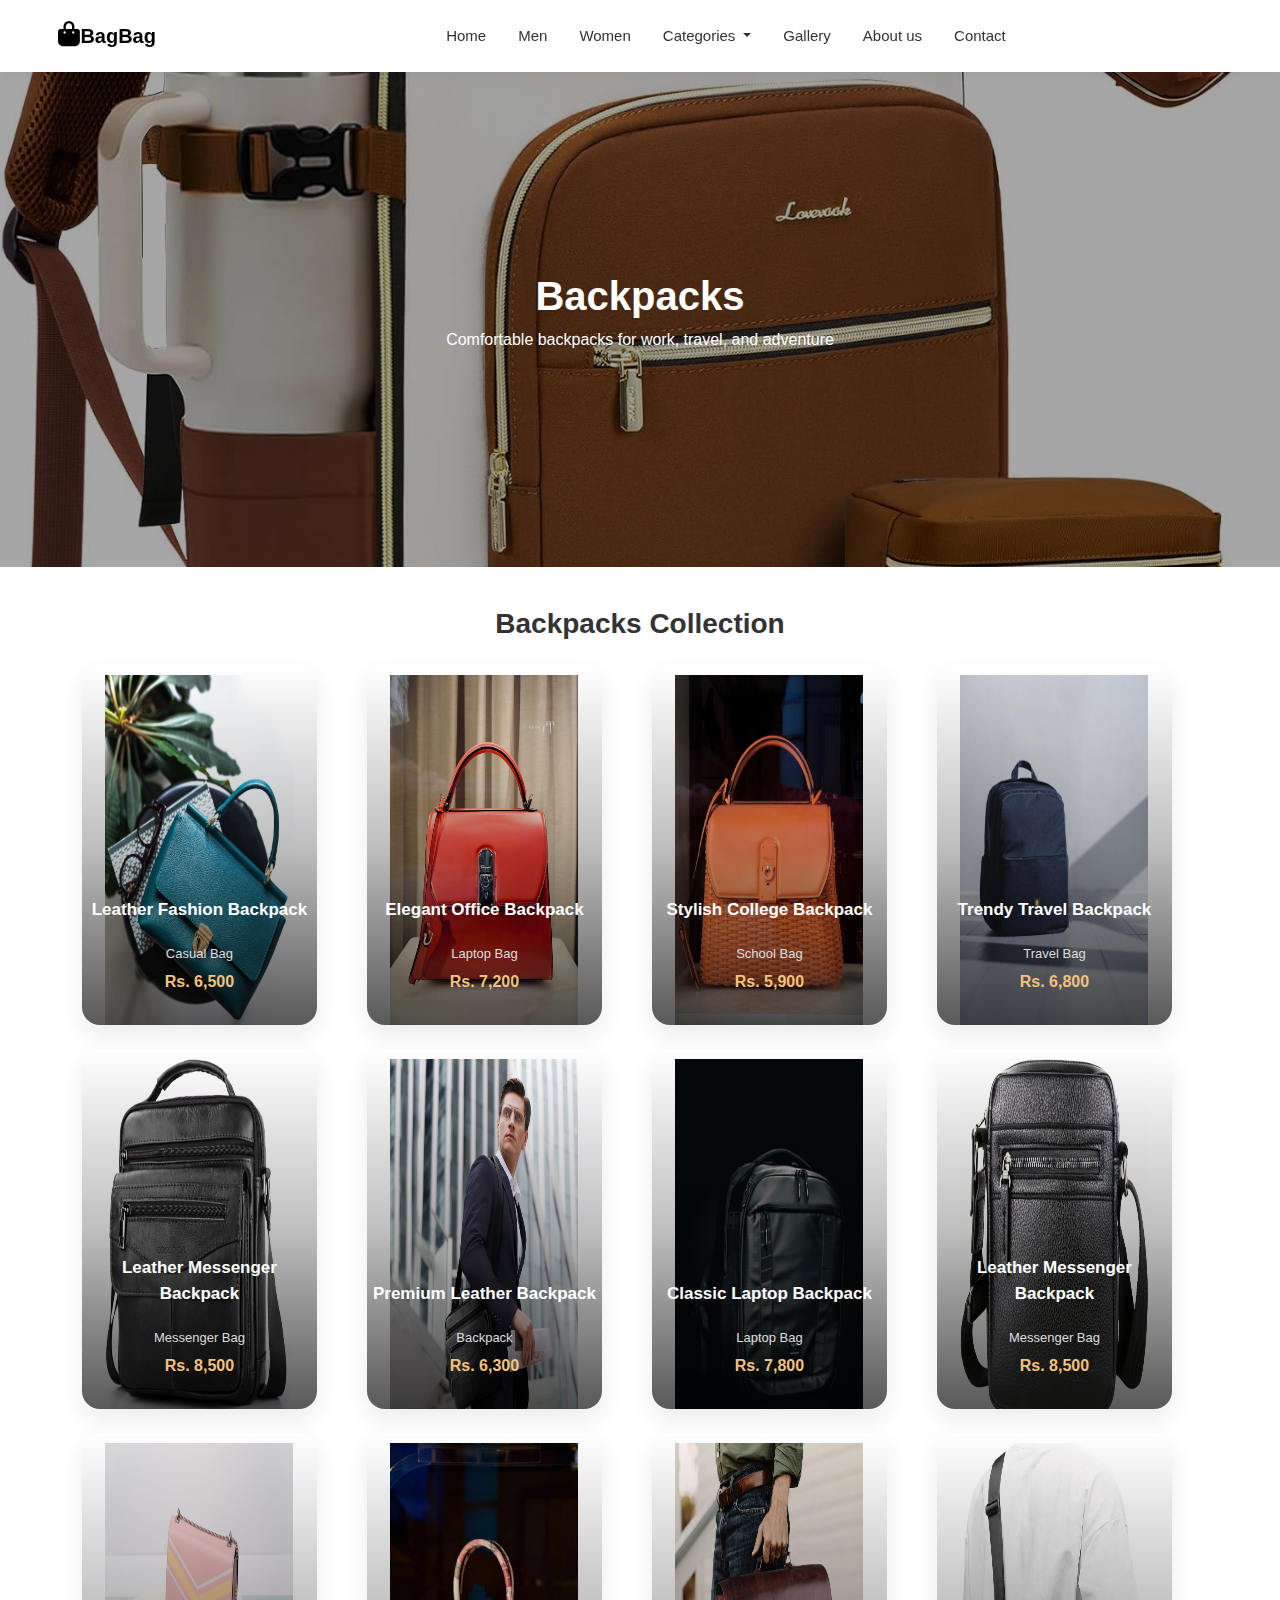
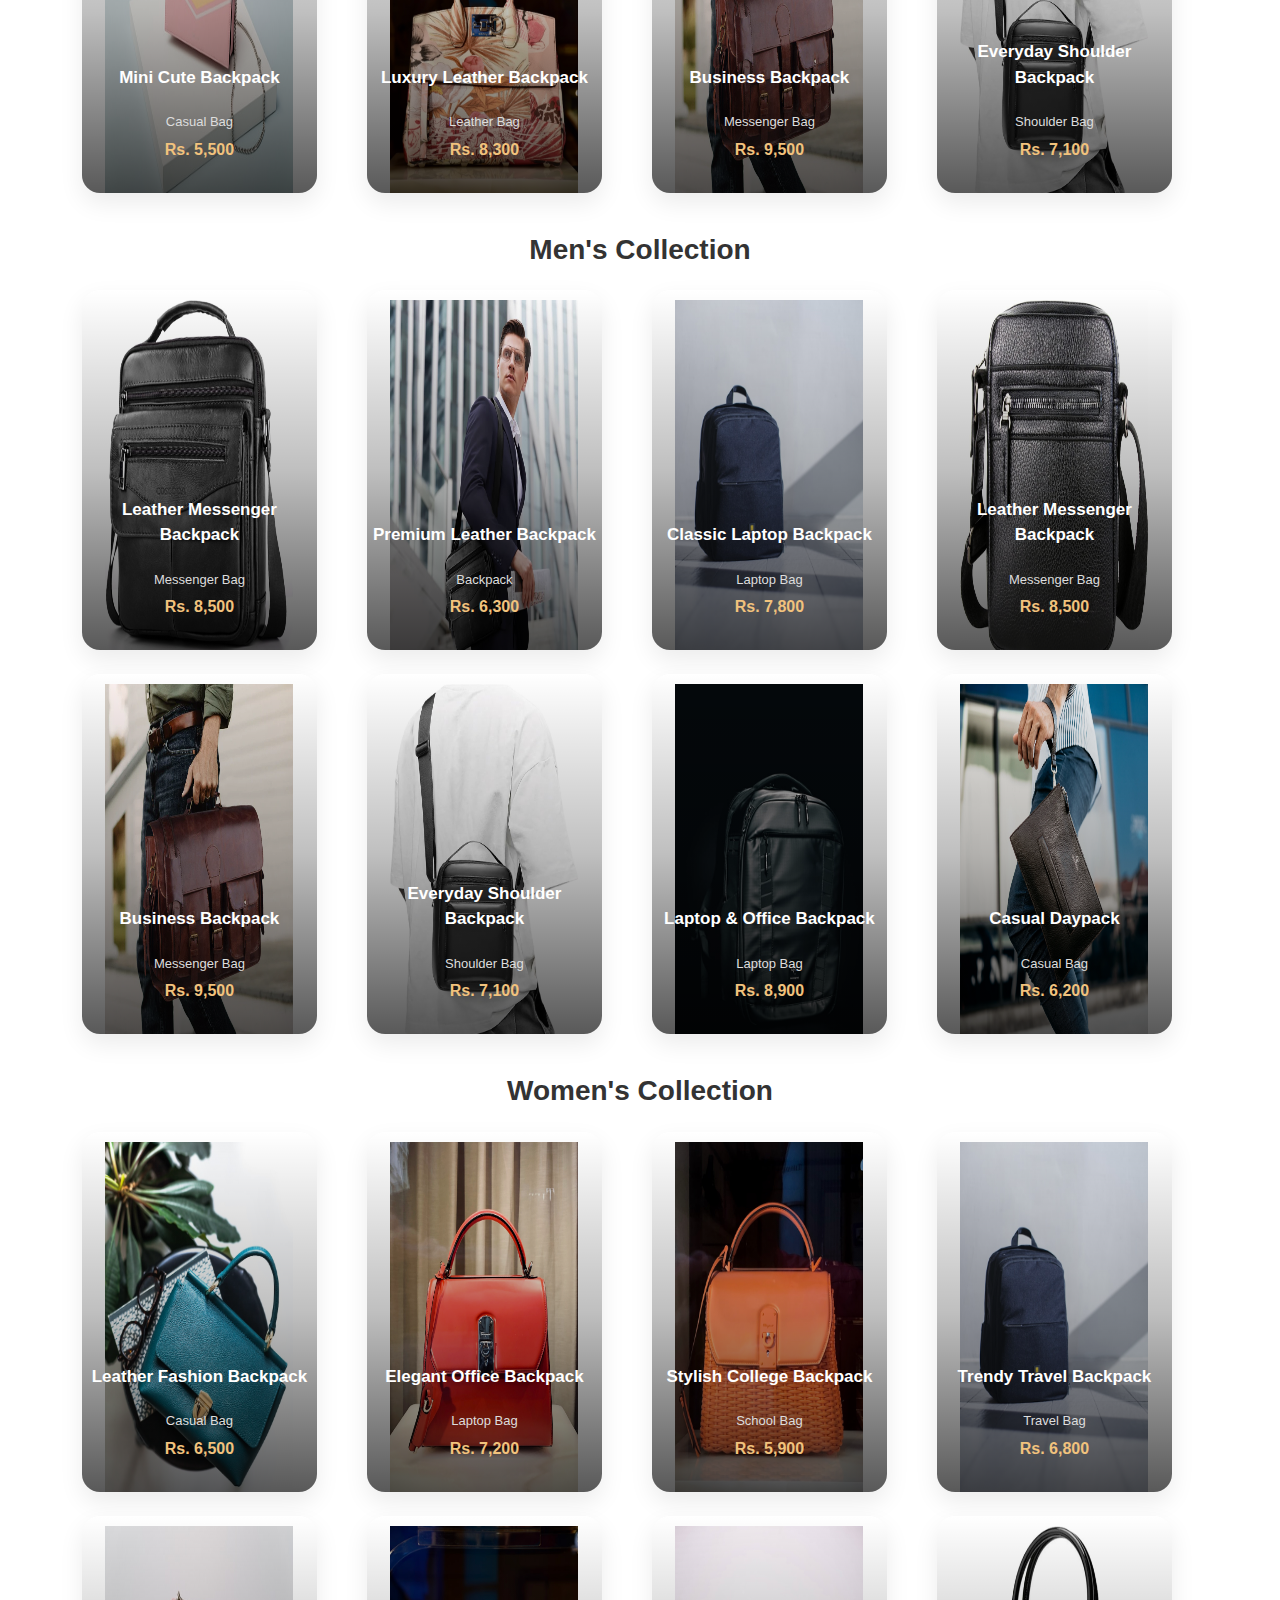
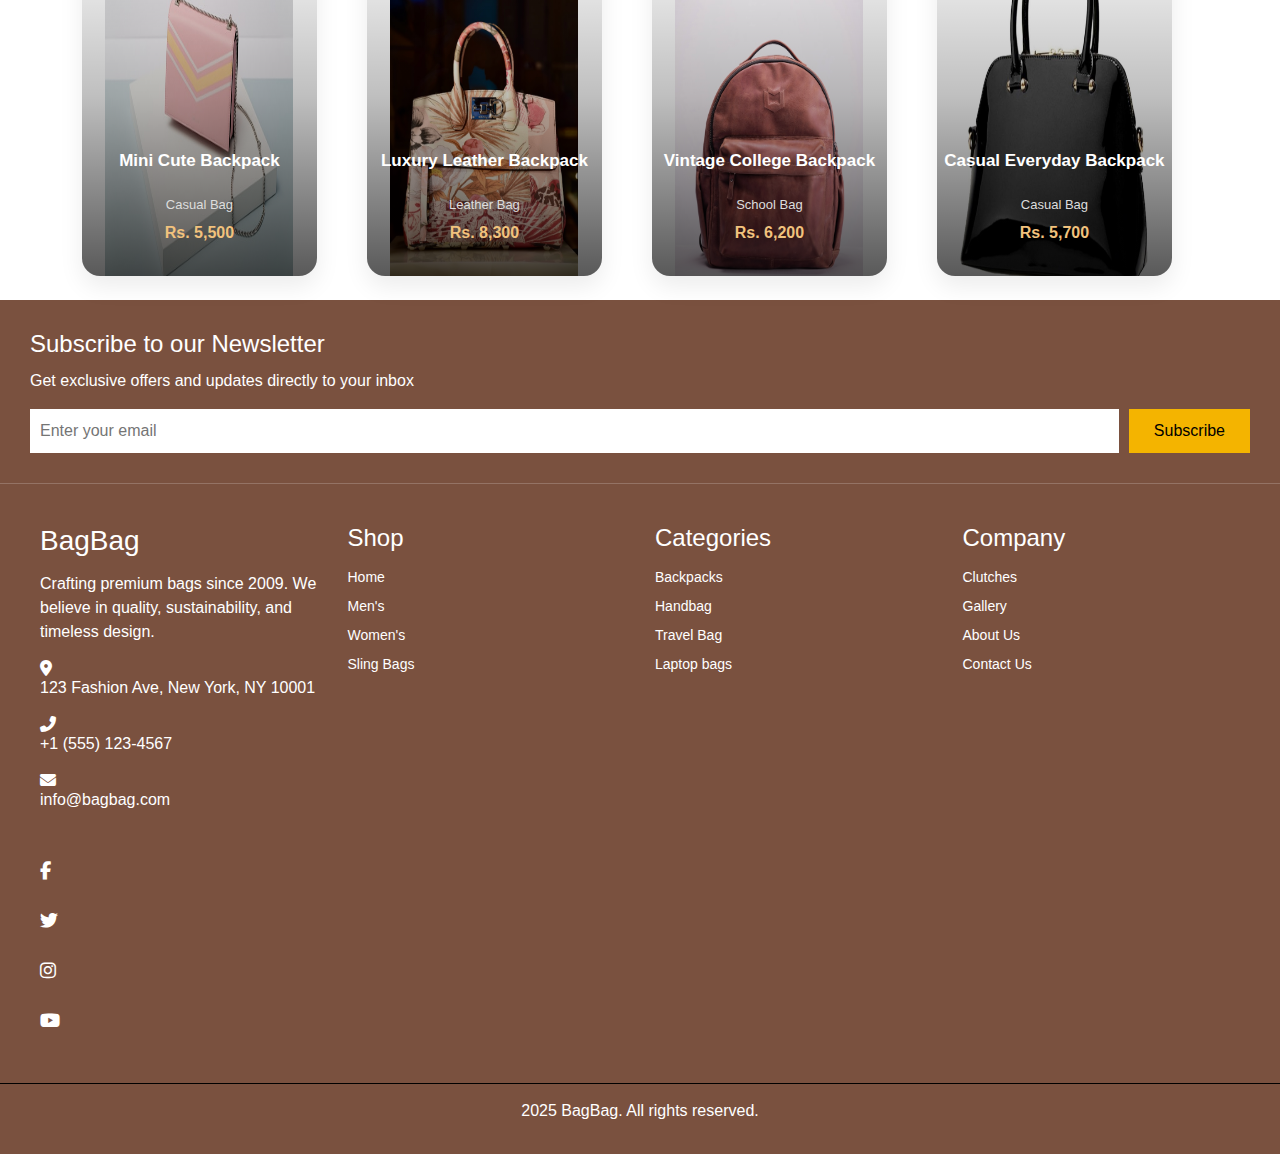
<file: Backpacks.html>
<!DOCTYPE html>
<html lang="en">
<head>
    <meta charset="UTF-8">
    <meta name="viewport" content="width=device-width, initial-scale=1.0">
    <title>Backpacks</title>
    <link rel="stylesheet" href="Backpacks.css">
    <link rel="stylesheet" href="style.css">
    <link href="https://cdn.jsdelivr.net/npm/bootstrap@5.3.8/dist/css/bootstrap.min.css"
    rel="stylesheet"/>
  <link rel="stylesheet" href="https://cdnjs.cloudflare.com/ajax/libs/font-awesome/6.5.0/css/all.min.css">
   <link href="https://cdn.jsdelivr.net/npm/bootstrap@5.3.2/dist/css/bootstrap.min.css" rel="stylesheet">
</head>
<body>
  <section class="header">
    <nav class="navbar navbar-expand-lg">
<div class="navbar">
  <div class="navbar-brand" href="#"><i class="fas fa-shopping-bag"></i>BagBag</div>
  <button class="navbar-toggler" type="button" data-bs-toggle="collapse" data-bs-target="#navbarNavDropdown" aria-controls="navbarNavDropdown" aria-expanded="false" aria-label="Toggle navigation">
    <span class="navbar-toggler-icon"></span>
  </button>
  <div class="collapse navbar-collapse" id="navbarNavDropdown">
    <ul class="navbar-nav">
      <li class="nav-item">
        <a class="nav-link " aria-current="page" href="index.html">Home</a>
      </li>
      <li class="nav-item">
        <a class="nav-link" href="Men.html">Men</a>
      </li>
      <li class="nav-item">
        <a class="nav-link" href="Women.html">Women</a>
      </li>
      <li class="nav-item dropdown position-static">
        <a class="nav-link dropdown-toggle" href="#" role="button"
           data-bs-toggle="dropdown" aria-expanded="false">
          Categories
        </a>
      
        <div class="dropdown-menu mega-dropdown p-4">
          <div class="row g-2">
      
            <div class="col-md-4  ">
              <a href="Sling bags.html" class="mega-item">
                <img src="bag photo 1.jpg" alt="Sling Bags">
                <h6>Sling Bags</h6>
                <p>Lightweight & stylish daily bags</p>
              </a>
            </div>
      
            <div class="col-md-4  ">
              <a href="Backpacks.html" class="mega-item">
                <img src="bag photo 4.jpg" alt="Backpacks">
                <h6>Backpacks</h6>
                <p>Comfortable bags for everyday use</p>
              </a>
            </div>
      
            <div class="col-md-4  ">
              <a href="Hand Bags.html" class="mega-item">
                <img src="bag photo 10.jpg" alt="Hand Bags">
                <h6>Hand Bags</h6>
                <p>Elegant bags for all occasions</p>
              </a>
            </div>
          </div>
          <div class="row g-4">
            <div class="col-md-4  ">
              <a href="Travel Bags.html" class="mega-item">
                <img src="bag photo 6.jpg" alt="Travel Bags">
                <h6>Travel Bags</h6>
                <p>Spacious & durable travel bags</p>
              </a>
            </div>
      
            <div class="col-md-4  ">
              <a href="Laptop Bags.html" class="mega-item">
                <img src="bag photo 4.jpg" alt="Laptop Bags">
                <h6>Laptop Bags</h6>
                <p>Protective & professional bags</p>
              </a>
            </div>
      
            <div class="col-md-4  ">
              <a href="Clutches.html" class="mega-item">
                <img src="bag photo 3.jpg" alt="Clutches">
                <h6>Clutches</h6>
                <p>Compact bags for special events</p>
              </a>
            </div>
          </div>
        
      
        </div>
      </li>
      
      <li class="nav-item">
        <a class="nav-link" href="Gallery.html">Gallery</a>
      </li>
      <li class="nav-item">
        <a class="nav-link" href="About.html">About us</a>
      </li>
      <li class="nav-item">
        <a class="nav-link" href="Contact.html">Contact</a>
      </li>
     
    </ul>
  </div>
</div>
</nav>
  </section>

<section class="Backpacks-section">
    <div class="Backpacks-container">
        <div class="Backpacks-overlay">
            <h1>Backpacks</h1>
            <p>Comfortable backpacks for work, travel, and adventure</p>
        </div>
    </div>
</section>

<h1 class="section-title">Backpacks Collection</h1>
<div class="container mt-4">
  <div class="row g-4">

    <div class="col-md-3 col-sm-6">
      <div class="prod-card">
        <img src="bag photo 1.jpg" class="prod-img" alt="">
  
        <div class="prod-text">
          <p class="title">Leather Fashion Backpack</p>
          <span class="category">Casual Bag</span>
          <p class="price">Rs. 6,500</p>
        </div>
      </div>
    </div>
  
    <div class="col-md-3 col-sm-6">
      <div class="prod-card">
        <img src="bag img.jpg" class="prod-img" alt="">
        <div class="prod-text">
         <p class="title">Elegant Office Backpack</p>
          <span class="category">Laptop Bag</span>
          <p class="price">Rs. 7,200</p>
        </div>
      </div>
    </div>
  
    <div class="col-md-3 col-sm-6">
      <div class="prod-card">
        <img src="bag photo 2.jpg" class="prod-img" alt="">
        <div class="prod-text">
          <p class="title">Stylish College Backpack</p>
          <span class="category">School Bag</span>
          <p class="price">Rs. 5,900</p>
        </div>
      </div>
    </div>
    
    <div class="col-md-3 col-sm-6">
      <div class="prod-card">
        <img src="bag photo 6.jpg" class="prod-img" alt="">
        <div class="prod-text">
         <p class="title">Trendy Travel Backpack</p>
          <span class="category">Travel Bag</span>
          <p class="price">Rs. 6,800</p>
        </div>
      </div>
    </div>
  
    <div class="col-md-3 col-sm-6">
      <div class="prod-card">
        <img src="men handbag 1.jpg" class="prod-img" alt="">
        <div class="prod-text">
          <p class="title">Leather Messenger Backpack</p>
          <span class="category">Messenger Bag</span>
          <p class="price">Rs. 8,500</p>
        </div>
      </div>
    </div>
  
    <div class="col-md-3 col-sm-6">
      <div class="prod-card">
        <img src="men handbag 2.jpg" class="prod-img" alt="">
        <div class="prod-text">
          <p class="title">Premium Leather Backpack</p>
          <span class="category">Backpack</span>
          <p class="price">Rs. 6,300</p>
        </div>
      </div>
    </div>
  
    <div class="col-md-3 col-sm-6">
      <div class="prod-card">
        <img src="bag photo 4.jpg" class="prod-img" alt="">
        <div class="prod-text">
          <p class="title">Classic Laptop Backpack</p>
          <span class="category">Laptop Bag</span>
          <p class="price">Rs. 7,800</p>
        </div>
      </div>
    </div>
  
    <div class="col-md-3 col-sm-6">
      <div class="prod-card">
        <img src="mens handbag 8.jpg" class="prod-img" alt="">
        <div class="prod-text">
         <p class="title">Leather Messenger Backpack</p>
          <span class="category">Messenger Bag</span>
          <p class="price">Rs. 8,500</p>
        </div>
      </div>
    </div>
  
    <div class="col-md-3 col-sm-6">
      <div class="prod-card">
        <img src="bag photo 3.jpg" class="prod-img" alt="">
        <div class="prod-text">
          <p class="title">Mini Cute Backpack</p>
          <span class="category">Casual Bag</span>
          <p class="price">Rs. 5,500</p>
        </div>
      </div>
    </div>
  
    <div class="col-md-3 col-sm-6">
      <div class="prod-card">
        <img src="bag photo 10.jpg" class="prod-img" alt="">
        <div class="prod-text">
           <p class="title">Luxury Leather Backpack</p>
          <span class="category">Leather Bag</span>
          <p class="price">Rs. 8,300</p>
        </div>
      </div>
    </div>
  
    <div class="col-md-3 col-sm-6">
      <div class="prod-card">
        <img src="mens handbag 6.webp" class="prod-img" alt="">
        <div class="prod-text">
            <p class="title">Business Backpack</p>
          <span class="category">Messenger Bag</span>
          <p class="price">Rs. 9,500</p>
        </div>
      </div>
    </div>
  
    <div class="col-md-3 col-sm-6">
      <div class="prod-card">
        <img src="mens handbag 4.jpg" class="prod-img" alt="">
        <div class="prod-text">
        <p class="title">Everyday Shoulder Backpack</p>
          <span class="category">Shoulder Bag</span>
          <p class="price">Rs. 7,100</p>
        </div>
      </div>
    </div>
  
  </div>
</div>

</div>

<h1 class="section-title">Men's Collection</h1>
<div class="container mt-4">
  <div class="row g-4">
    <div class="col-md-3 col-sm-6">
     <div class="prod-card">
       <img src="men handbag 1.jpg" class="prod-img" alt="">
       <div class="prod-text">
         <p class="title">Leather Messenger Backpack</p>
         <span class="category">Messenger Bag</span>
         <p class="price">Rs. 8,500</p>
       </div>
     </div>
   </div>
 
   <div class="col-md-3 col-sm-6">
     <div class="prod-card">
       <img src="men handbag 2.jpg" class="prod-img" alt="">
       <div class="prod-text">
         <p class="title">Premium Leather Backpack</p>
         <span class="category">Backpack</span>
         <p class="price">Rs. 6,300</p>
       </div>
     </div>
   </div>
 
   <div class="col-md-3 col-sm-6">
     <div class="prod-card">
       <img src="bag photo 6.jpg" class="prod-img" alt="">
       <div class="prod-text">
         <p class="title">Classic Laptop Backpack</p>
         <span class="category">Laptop Bag</span>
         <p class="price">Rs. 7,800</p>
       </div>
     </div>
   </div>
 
   <div class="col-md-3 col-sm-6">
     <div class="prod-card">
       <img src="mens handbag 8.jpg" class="prod-img" alt="">
       <div class="prod-text">
        <p class="title">Leather Messenger Backpack</p>
         <span class="category">Messenger Bag</span>
         <p class="price">Rs. 8,500</p>
       </div>
     </div>
   </div>
   <div class="col-md-3 col-sm-6">
     <div class="prod-card">
       <img src="mens handbag 6.webp" class="prod-img" alt="">
       <div class="prod-text">
           <p class="title">Business Backpack</p>
         <span class="category">Messenger Bag</span>
         <p class="price">Rs. 9,500</p>
       </div>
     </div>
   </div>
 
   <div class="col-md-3 col-sm-6">
     <div class="prod-card">
       <img src="mens handbag 4.jpg" class="prod-img" alt="">
       <div class="prod-text">
       <p class="title">Everyday Shoulder Backpack</p>
         <span class="category">Shoulder Bag</span>
         <p class="price">Rs. 7,100</p>
       </div>
     </div>
   </div>
    <div class="col-md-3 col-sm-6">
     <div class="prod-card">
       <img src="bag photo 4.jpg" class="prod-img" alt="">
       <div class="prod-text">
         <p class="title">Laptop & Office Backpack</p>
         <span class="category">Laptop Bag</span>
         <p class="price">Rs. 8,900</p>
       </div>
     </div>
   </div>
    <div class="col-md-3 col-sm-6">
     <div class="prod-card">
       <img src="mens handbag 5.webp" class="prod-img" alt="">
       <div class="prod-text">
       <p class="title">Casual Daypack</p>
         <span class="category">Casual Bag</span>
         <p class="price">Rs. 6,200</p>
       </div>
     </div>
   </div>
 
 </div>
</div>


<h1 class="section-title">Women's Collection</h1>
<div class="container mt-4">
  <div class="row g-4">
    <div class="col-md-3 col-sm-6">
     <div class="prod-card">
       <img src="bag photo 1.jpg" class="prod-img" alt="">
 
       <div class="prod-text">
         <p class="title">Leather Fashion Backpack</p>
         <span class="category">Casual Bag</span>
         <p class="price">Rs. 6,500</p>
       </div>
     </div>
   </div>
 
   <div class="col-md-3 col-sm-6">
     <div class="prod-card">
       <img src="bag img.jpg" class="prod-img" alt="">
       <div class="prod-text">
        <p class="title">Elegant Office Backpack</p>
         <span class="category">Laptop Bag</span>
         <p class="price">Rs. 7,200</p>
       </div>
     </div>
   </div>
 
   <div class="col-md-3 col-sm-6">
     <div class="prod-card">
       <img src="bag photo 2.jpg" class="prod-img" alt="">
       <div class="prod-text">
         <p class="title">Stylish College Backpack</p>
         <span class="category">School Bag</span>
         <p class="price">Rs. 5,900</p>
       </div>
     </div>
   </div>
   
   <div class="col-md-3 col-sm-6">
     <div class="prod-card">
       <img src="bag photo 6.jpg" class="prod-img" alt="">
       <div class="prod-text">
        <p class="title">Trendy Travel Backpack</p>
         <span class="category">Travel Bag</span>
         <p class="price">Rs. 6,800</p>
       </div>
     </div>
   </div>
    <div class="col-md-3 col-sm-6">
     <div class="prod-card">
       <img src="bag photo 3.jpg" class="prod-img" alt="">
       <div class="prod-text">
         <p class="title">Mini Cute Backpack</p>
         <span class="category">Casual Bag</span>
         <p class="price">Rs. 5,500</p>
       </div>
     </div>
   </div>
 
   <div class="col-md-3 col-sm-6">
     <div class="prod-card">
       <img src="bag photo 10.jpg" class="prod-img" alt="">
       <div class="prod-text">
          <p class="title">Luxury Leather Backpack</p>
         <span class="category">Leather Bag</span>
         <p class="price">Rs. 8,300</p>
       </div>
     </div>
   </div>
   <div class="col-md-3 col-sm-6">
     <div class="prod-card">
       <img src="bag photo 5.jpg" class="prod-img" alt="">
       <div class="prod-text">
          <p class="title">Vintage College Backpack</p>
         <span class="category">School Bag</span>
         <p class="price">Rs. 6,200</p>
       </div>
     </div>
   </div>
   <div class="col-md-3 col-sm-6">
     <div class="prod-card">
       <img src="handbag 8.jpg" class="prod-img" alt="">
       <div class="prod-text">
                  <p class="title">Casual Everyday Backpack</p>
         <span class="category">Casual Bag</span>
         <p class="price">Rs. 5,700</p>
       </div>
     </div>
   </div>
 </div>
</div>


       <section class="footer mt-4">

  <div class="newsletter">
    <h2>Subscribe to our Newsletter</h2>
    <p>Get exclusive offers and updates directly to your inbox</p>

    <div class="newsletter-box">
      <input type="email" placeholder="Enter your email" required>
      <button>Subscribe</button>
    </div>
  </div>

  <div class="footer-content">
     <div class="footer-col">
      <h3>BagBag</h3>
      <p>Crafting premium bags since 2009. We believe in quality, sustainability, and timeless design.</p>
      <i class="fas fa-map-marker-alt"></i> <p>123 Fashion Ave, New York, NY 10001</p>
      <i class="fas fa-phone-alt"></i> <p>+1 (555) 123-4567</p>
      <i class="fas fa-envelope"></i> <p>info@bagbag.com</p>
    </div>

     <div class="footer-col">
      <h4>Shop</h4>
      <a href="index.html">Home</a>
      <a href="Men.html">Men's</a>
      <a href="Women.html">Women's</a>
      <a href="Sling bags.html">Sling Bags</a>
    </div>

    <div class="footer-col">
      <h4>Categories</h4>
      <a href="Backpacks.html">Backpacks</a>
      <a href="Hand Bags.html">Handbag</a>
      <a href="Travel Bags.html">Travel Bag</a>
      <a href="Laptop Bags.html">Laptop bags</a>
    </div>

    <div class="footer-col">
      <h4>Company</h4>
      <a href="Clutches.html">Clutches</a>
      <a href="Gallery.html">Gallery</a>
      <a href="About.html">About Us</a>
      <a href="Contact.html">Contact Us</a>
    </div>
     <div class="footer-col social">
        <a href="https://www.facebook.com/" target="_blank"><i class="fab fa-facebook-f"></i></a>
       <a href="https://x.com/" target="_blank"><i class="fab fa-twitter"></i></a>
        <a href="https://www.instagram.com/" target="_blank"><i class="fab fa-instagram"></i></a>
        <a href="https://www.youtube.com/" target="_blank"><i class="fab fa-youtube"></i></a>
    </div>
  </div>
  <div class="footer-bottom">
    <p>2025 BagBag. All rights reserved.</p>
  </div>

</section>


<script src="https://cdn.jsdelivr.net/npm/bootstrap@5.3.8/dist/js/bootstrap.bundle.min.js" integrity="sha384-FKyoEForCGlyvwx9Hj09JcYn3nv7wiPVlz7YYwJrWVcXK/BmnVDxM+D2scQbITxI" crossorigin="anonymous"></script>

    


   
</body>
</html>
</file>
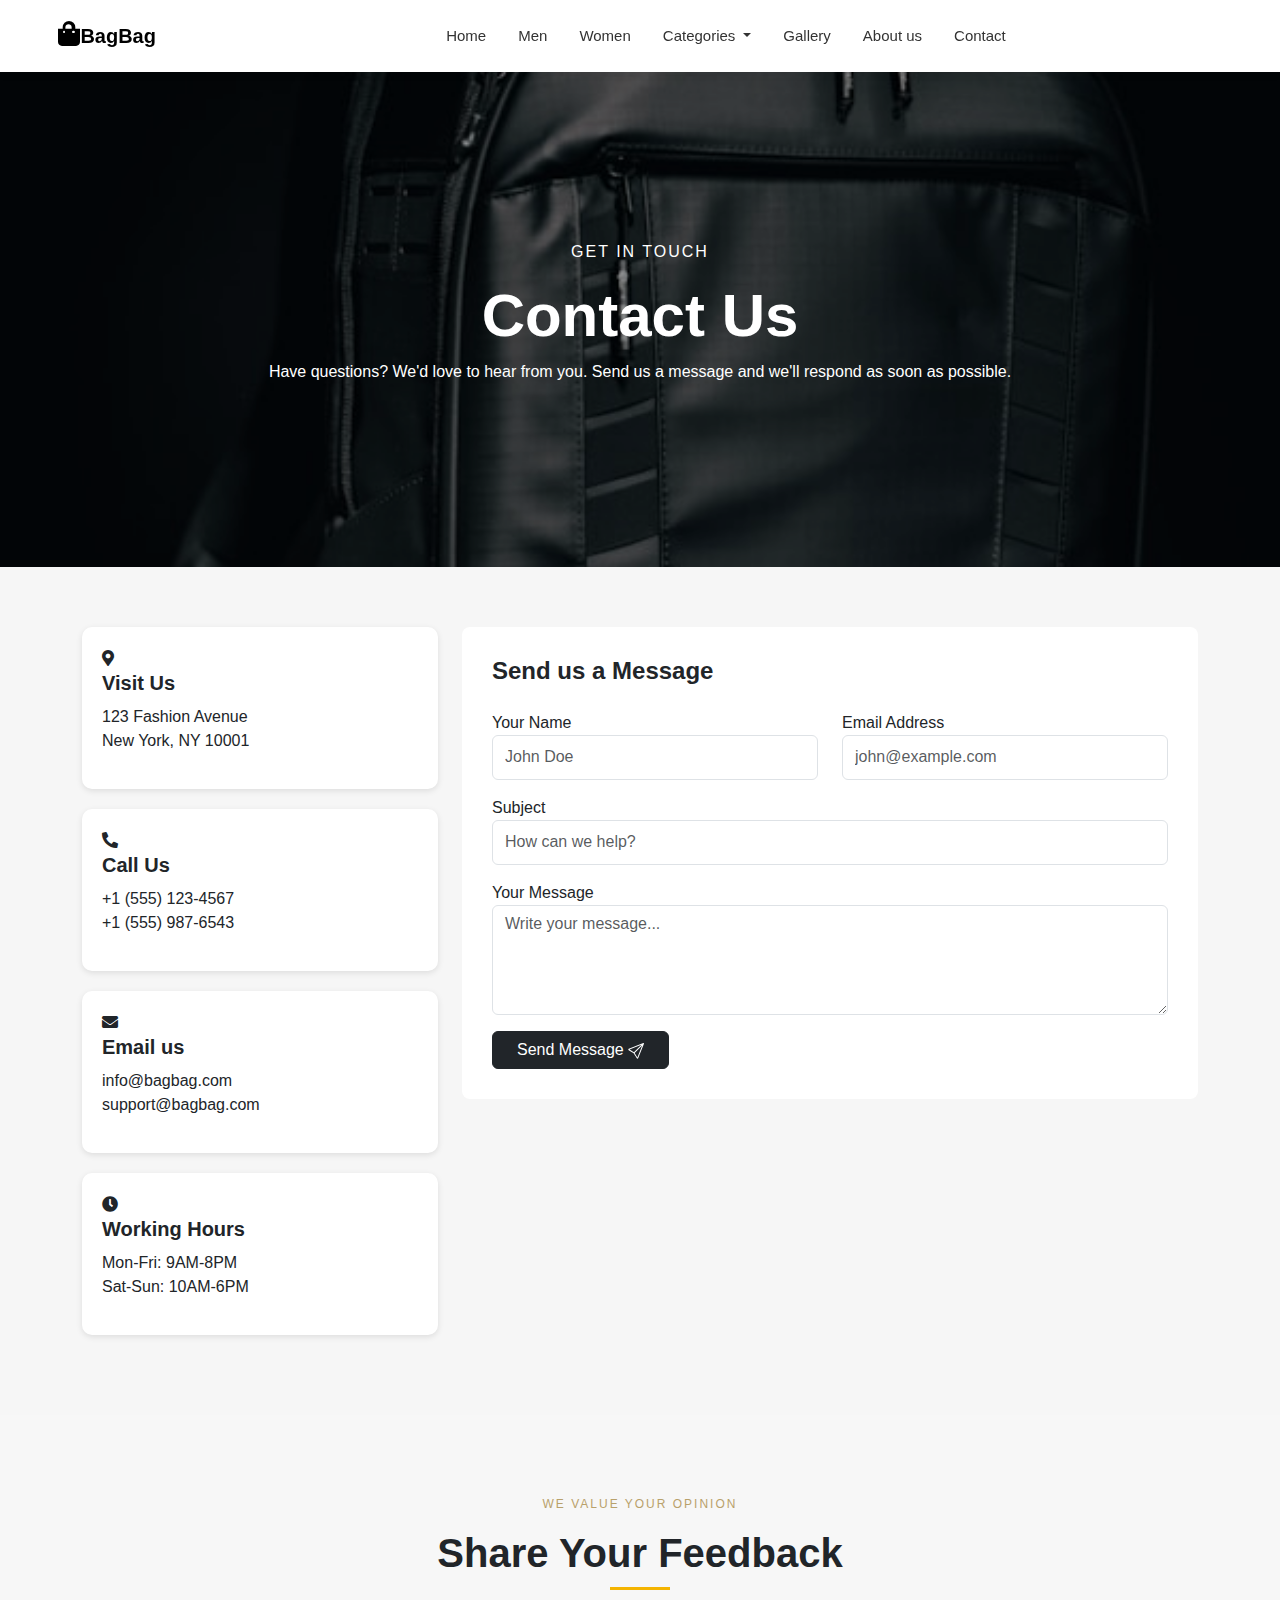
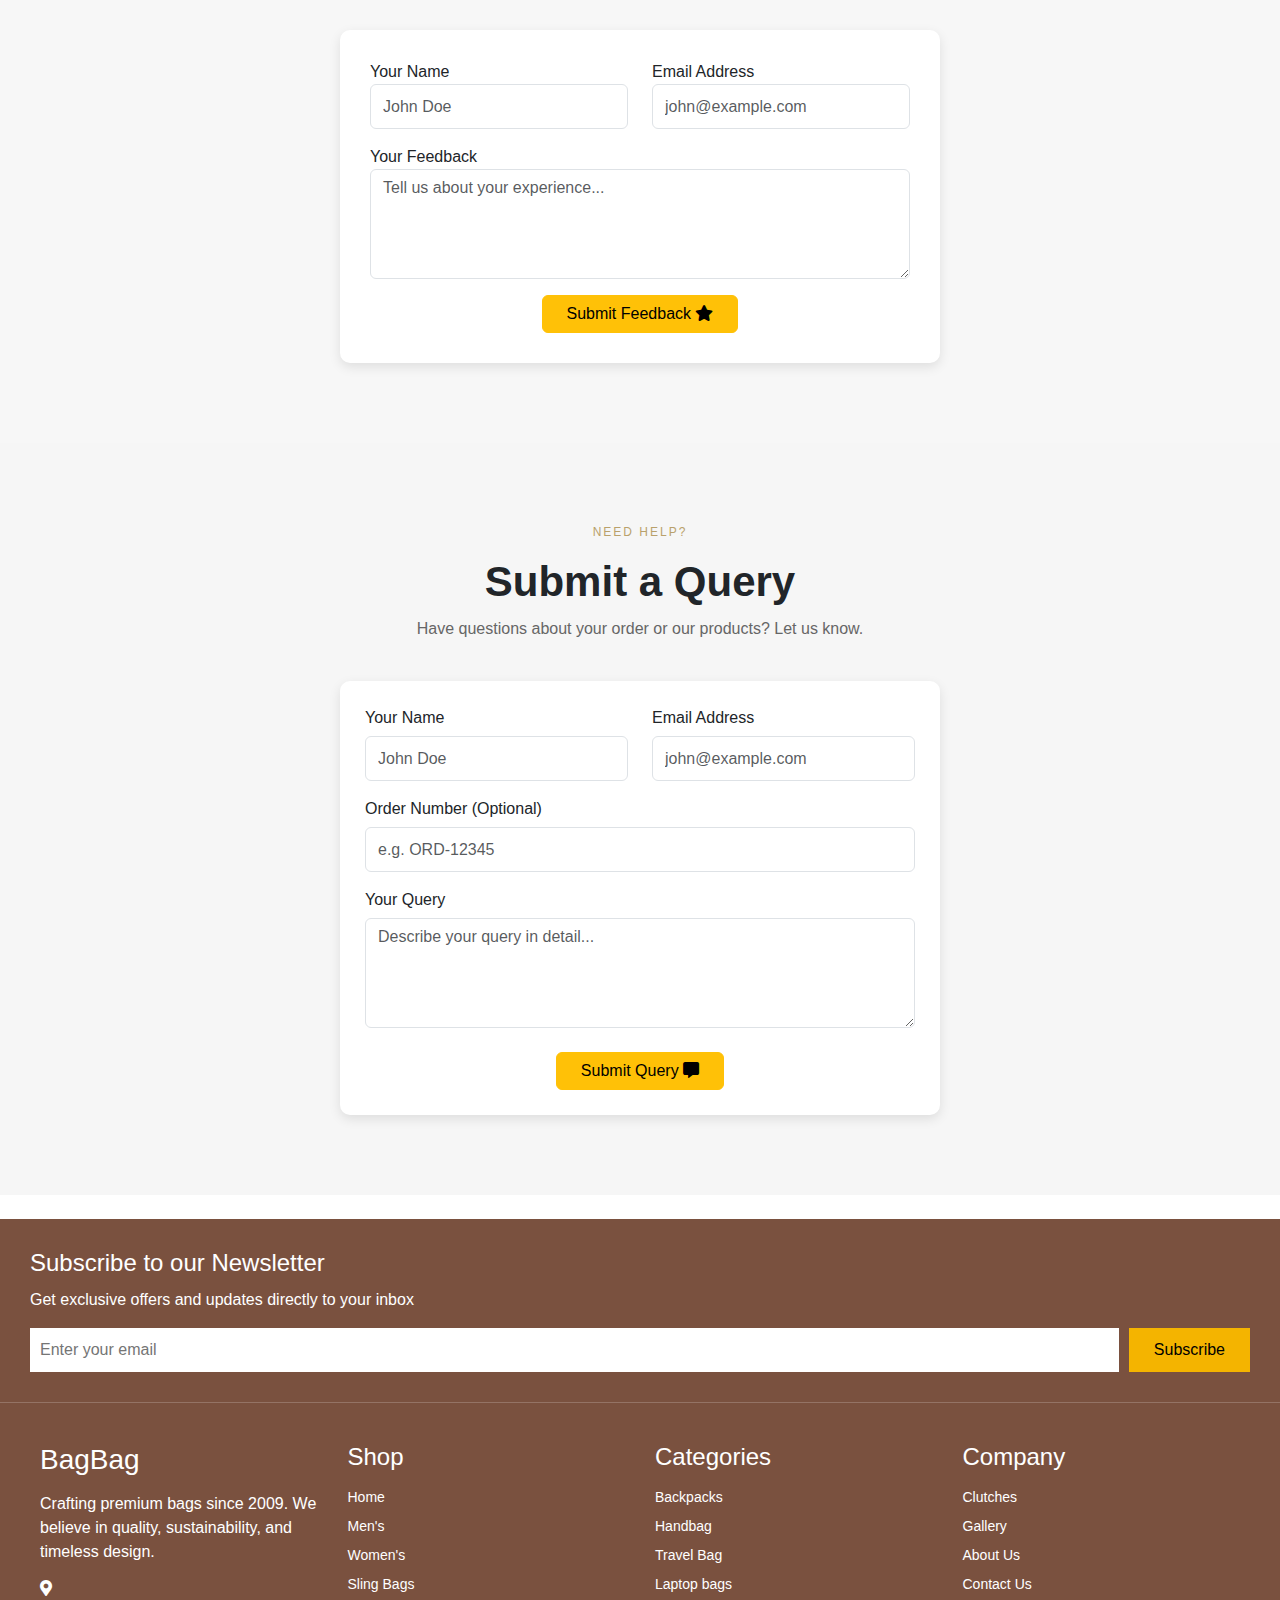
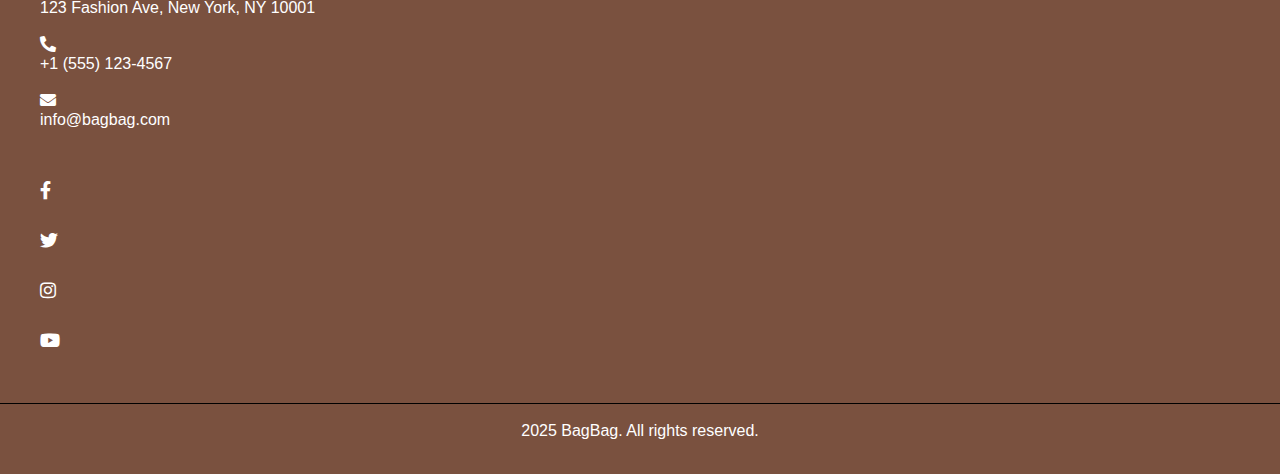
<file: Contact.html>
<!DOCTYPE html>
<html lang="en">
  <head>
    <meta charset="UTF-8" />
    <meta name="viewport" content="width=device-width, initial-scale=1.0" />
    <link rel="stylesheet" href="contact.css">
    <link rel="stylesheet" href="style.css">
   <link href="https://cdn.jsdelivr.net/npm/bootstrap@5.3.2/dist/css/bootstrap.min.css" rel="stylesheet">
      <link rel="stylesheet" href="https://cdnjs.cloudflare.com/ajax/libs/font-awesome/5.15.4/css/all.min.css">
      <link rel="stylesheet" href="https://cdn.jsdelivr.net/npm/bootstrap-icons@1.13.1/font/bootstrap-icons.min.css">
  </head>
  <body>
    <section class="header">
      <nav class="navbar navbar-expand-lg">
  <div class="navbar">
    <div class="navbar-brand" href="#"><i class="fas fa-shopping-bag"></i>BagBag</div>
    <button class="navbar-toggler" type="button" data-bs-toggle="collapse" data-bs-target="#navbarNavDropdown" aria-controls="navbarNavDropdown" aria-expanded="false" aria-label="Toggle navigation">
      <span class="navbar-toggler-icon"></span>
    </button>
    <div class="collapse navbar-collapse" id="navbarNavDropdown">
      <ul class="navbar-nav">
        <li class="nav-item">
          <a class="nav-link " aria-current="page" href="index.html">Home</a>
        </li>
        <li class="nav-item">
          <a class="nav-link" href="Men.html">Men</a>
        </li>
        <li class="nav-item">
          <a class="nav-link" href="Women.html">Women</a>
        </li>
        <li class="nav-item dropdown position-static">
          <a class="nav-link dropdown-toggle" href="#" role="button"
             data-bs-toggle="dropdown" aria-expanded="false">
            Categories
          </a>
        
          <div class="dropdown-menu mega-dropdown p-4">
            <div class="row g-2">
        
              <div class="col-md-4  ">
                <a href="Sling bags.html" class="mega-item">
                  <img src="bag photo 1.jpg" alt="Sling Bags">
                  <h6>Sling Bags</h6>
                  <p>Lightweight & stylish daily bags</p>
                </a>
              </div>
        
              <div class="col-md-4  ">
                <a href="Backpacks.html" class="mega-item">
                  <img src="bag photo 4.jpg" alt="Backpacks">
                  <h6>Backpacks</h6>
                  <p>Comfortable bags for everyday use</p>
                </a>
              </div>
        
              <div class="col-md-4  ">
                <a href="Hand Bags.html" class="mega-item">
                  <img src="bag photo 10.jpg" alt="Hand Bags">
                  <h6>Hand Bags</h6>
                  <p>Elegant bags for all occasions</p>
                </a>
              </div>
            </div>
            <div class="row g-4">
              <div class="col-md-4  ">
                <a href="Travel Bags.html" class="mega-item">
                  <img src="bag photo 6.jpg" alt="Travel Bags">
                  <h6>Travel Bags</h6>
                  <p>Spacious & durable travel bags</p>
                </a>
              </div>
        
              <div class="col-md-4  ">
                <a href="Laptop Bags.html" class="mega-item">
                  <img src="bag photo 4.jpg" alt="Laptop Bags">
                  <h6>Laptop Bags</h6>
                  <p>Protective & professional bags</p>
                </a>
              </div>
        
              <div class="col-md-4  ">
                <a href="Clutches.html" class="mega-item">
                  <img src="bag photo 3.jpg" alt="Clutches">
                  <h6>Clutches</h6>
                  <p>Compact bags for special events</p>
                </a>
              </div>
            </div>
          
        
          </div>
        </li>
        
        <li class="nav-item">
          <a class="nav-link" href="Gallery.html">Gallery</a>
        </li>
        <li class="nav-item">
          <a class="nav-link" href="About.html">About us</a>
        </li>
        <li class="nav-item">
          <a class="nav-link" href="Contact.html">Contact</a>
        </li>
       
      </ul>
    </div>
  </div>
</nav>
    </section>

   <section class="Contact-section">
        <div class="Contact-container">
           <div class="Contact-overlay">
            <p class="small-title">GET IN TOUCH</p>
            <h1>Contact Us</h1>

         <p>Have questions? We'd love to hear from you. Send us a message and we'll respond as soon as 
      possible.</p>
        </div>
            
        </div>

    </section>

<section class="contact-section">
  <div class="container">
    <div class="row g-4">

      <div class="col-md-4">
        <div class="info-box text-center text-md-start">
          <i class="fas fa-map-marker-alt"></i>
          <h5>Visit Us</h5>
          <p>123 Fashion Avenue<br>New York, NY 10001</p>
        </div>
        <div class="info-box text-center text-md-start">
         <i class="fas fa-phone-alt"></i>
          <h5>Call Us</h5>
          <p>+1 (555) 123-4567<br>+1 (555) 987-6543</p>
        </div>
         <div class="info-box text-center text-md-start">
          <i class="fas fa-envelope"></i> 
          <h5>Email us</h5>
          <p>info@bagbag.com<br>support@bagbag.com</p>
        </div>
         <div class="info-box text-center text-md-start">
        <i class="fas fa-clock"></i>
          <h5>Working Hours</h5>
          <p>Mon-Fri: 9AM-8PM<br>Sat-Sun: 10AM-6PM</p>
        </div>
      </div>

      <div class="col-md-8">
        <div class="form-box">
          <h4>Send us a Message</h4>

          <form>
            <div class="row">
              <div class="col-md-6 mb-3">
                <label>Your Name</label>
                <input type="text" class="form-control" placeholder="John Doe">
              </div>

              <div class="col-md-6 mb-3">
                <label>Email Address</label>
                <input type="email" class="form-control" placeholder="john@example.com">
              </div>
            </div>

            <div class="mb-3">
              <label>Subject</label>
              <input type="text" class="form-control" placeholder="How can we help?">
            </div>

            <div class="mb-3">
              <label>Your Message</label>
              <textarea class="form-control" rows="4" placeholder="Write your message..."></textarea>
            </div>

            <button type="submit" class="btn btn-dark px-4">Send Message
              <svg xmlns="http://www.w3.org/2000/svg" width="16" height="16" fill="currentColor" class="bi bi-send" viewBox="0 0 16 16">
  <path d="M15.854.146a.5.5 0 0 1 .11.54l-5.819 14.547a.75.75 0 0 1-1.329.124l-3.178-4.995L.643 7.184a.75.75 0 0 1 .124-1.33L15.314.037a.5.5 0 0 1 .54.11ZM6.636 10.07l2.761 4.338L14.13 2.576zm6.787-8.201L1.591 6.602l4.339 2.76z"/>
</svg>
            </button>
            
          </form>
        </div>
      </div>

    </div>
  </div>
</section>

<!-- --------feedback------ -->

<section class="feedback-section">
  <div class="container">
    <div class="feedback-header text-center">
      <p class="small-title">WE VALUE YOUR OPINION</p>
      <h2>Share Your Feedback</h2>
      <span class="line"></span>
    </div>

    <div class="feedback-card mx-auto">

      <form>
        <div class="row">
          <div class="col-md-6 mb-3">
            <label>Your Name</label>
            <input type="text" class="form-control" placeholder="John Doe">
          </div>

          <div class="col-md-6 mb-3">
            <label>Email Address</label>
            <input type="email" class="form-control" placeholder="john@example.com">
          </div>
        </div>

        <div class="mb-3">
          <label>Your Feedback</label>
          <textarea class="form-control" rows="4" placeholder="Tell us about your experience..."></textarea>
        </div>

        <div class="text-center">
          <button type="submit" class="btn btn-warning px-4">
            Submit Feedback <i class="fas fa-star"></i></button>
            
        </div>
      </form>
    </div>
  </div>
</section>

<!-- ---------Submit a Query------- -->
<section class="query-section">
  <div class="container">
    <div class="query-header text-center">
      <p class="small-title">NEED HELP?</p>
      <h2>Submit a Query</h2>
      <p class="subtitle">
        Have questions about your order or our products? Let us know.
      </p>
    </div>
    <div class="query-card mx-auto">
      <form>
        <div class="row">
          <div class="col-md-6 mb-3">
            <label>Your Name</label>
            <input type="text" class="form-control" placeholder="John Doe">
          </div>

          <div class="col-md-6 mb-3">
            <label>Email Address</label>
            <input type="email" class="form-control" placeholder="john@example.com">
          </div>
        </div>

        <div class="mb-3">
          <label>Order Number (Optional)</label>
          <input type="text" class="form-control" placeholder="e.g. ORD-12345">
        </div>

        <div class="mb-4">
          <label>Your Query</label>
          <textarea class="form-control" rows="4" placeholder="Describe your query in detail..."></textarea>
        </div>

        <div class="text-center">
          <button type="submit" class="btn btn-warning px-4">
            Submit Query <i class="fas fa-comment-alt"></i> </button>
        </div>
      </form>
    </div>

  </div>
</section>

    <section class="footer mt-4">

  <div class="newsletter">
    <h2>Subscribe to our Newsletter</h2>
    <p>Get exclusive offers and updates directly to your inbox</p>

    <div class="newsletter-box">
      <input type="email" placeholder="Enter your email" required>
      <button>Subscribe</button>
    </div>
  </div>

  <div class="footer-content">
    <div class="footer-col">
      <h3>BagBag</h3>  
      <p>Crafting premium bags since 2009. We believe in quality, sustainability, and timeless design.</p>
      <i class="fas fa-map-marker-alt"></i> <p>123 Fashion Ave, New York, NY 10001</p>
      <i class="fas fa-phone-alt"></i> <p>+1 (555) 123-4567</p>
      <i class="fas fa-envelope"></i> <p>info@bagbag.com</p>
    </div>

     <div class="footer-col">
      <h4>Shop</h4>
      <a href="index.html">Home</a>
      <a href="Men.html">Men's</a>
      <a href="Women.html">Women's</a>
      <a href="Sling bags.html">Sling Bags</a>
    </div>

    <div class="footer-col">
      <h4>Categories</h4>
      <a href="Backpacks.html">Backpacks</a>
      <a href="Hand Bags.html">Handbag</a>
      <a href="Travel Bags.html">Travel Bag</a>
      <a href="Laptop Bags.html">Laptop bags</a>
    </div>

    <div class="footer-col">
      <h4>Company</h4>
      <a href="Clutches.html">Clutches</a>
      <a href="Gallery.html">Gallery</a>
      <a href="About.html">About Us</a>
      <a href="Contact.html">Contact Us</a>
    </div>
     <div class="footer-col social">
        <a href="https://www.facebook.com/" target="_blank"><i class="fab fa-facebook-f"></i></a>
       <a href="https://x.com/" target="_blank"><i class="fab fa-twitter"></i></a>
        <a href="https://www.instagram.com/" target="_blank"><i class="fab fa-instagram"></i></a>
        <a href="https://www.youtube.com/" target="_blank"><i class="fab fa-youtube"></i></a>
    </div>
  </div>
  <div class="footer-bottom">
    <p>2025 BagBag. All rights reserved.</p>
  </div>

</section>




<script src="https://cdn.jsdelivr.net/npm/bootstrap@5.3.8/dist/js/bootstrap.bundle.min.js" integrity="sha384-FKyoEForCGlyvwx9Hj09JcYn3nv7wiPVlz7YYwJrWVcXK/BmnVDxM+D2scQbITxI" crossorigin="anonymous"></script>




   </body>
</html>
</file>
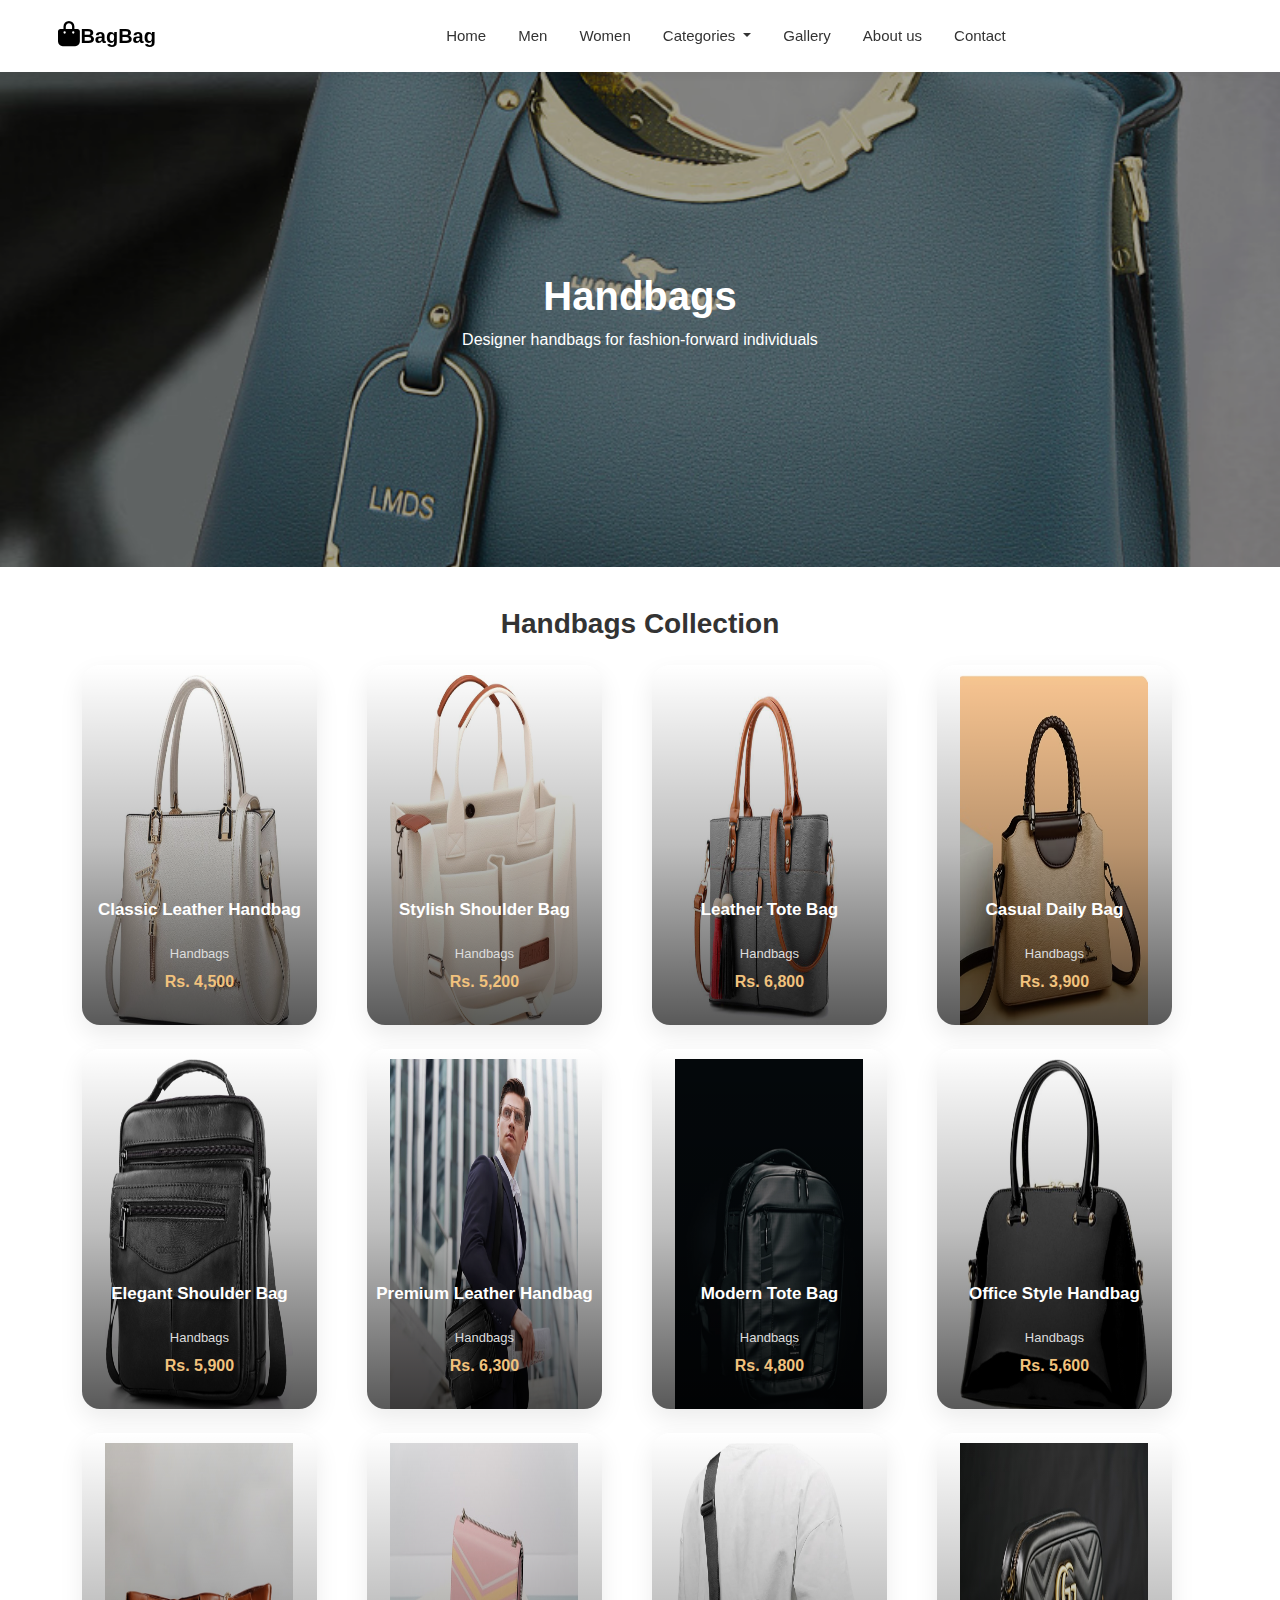
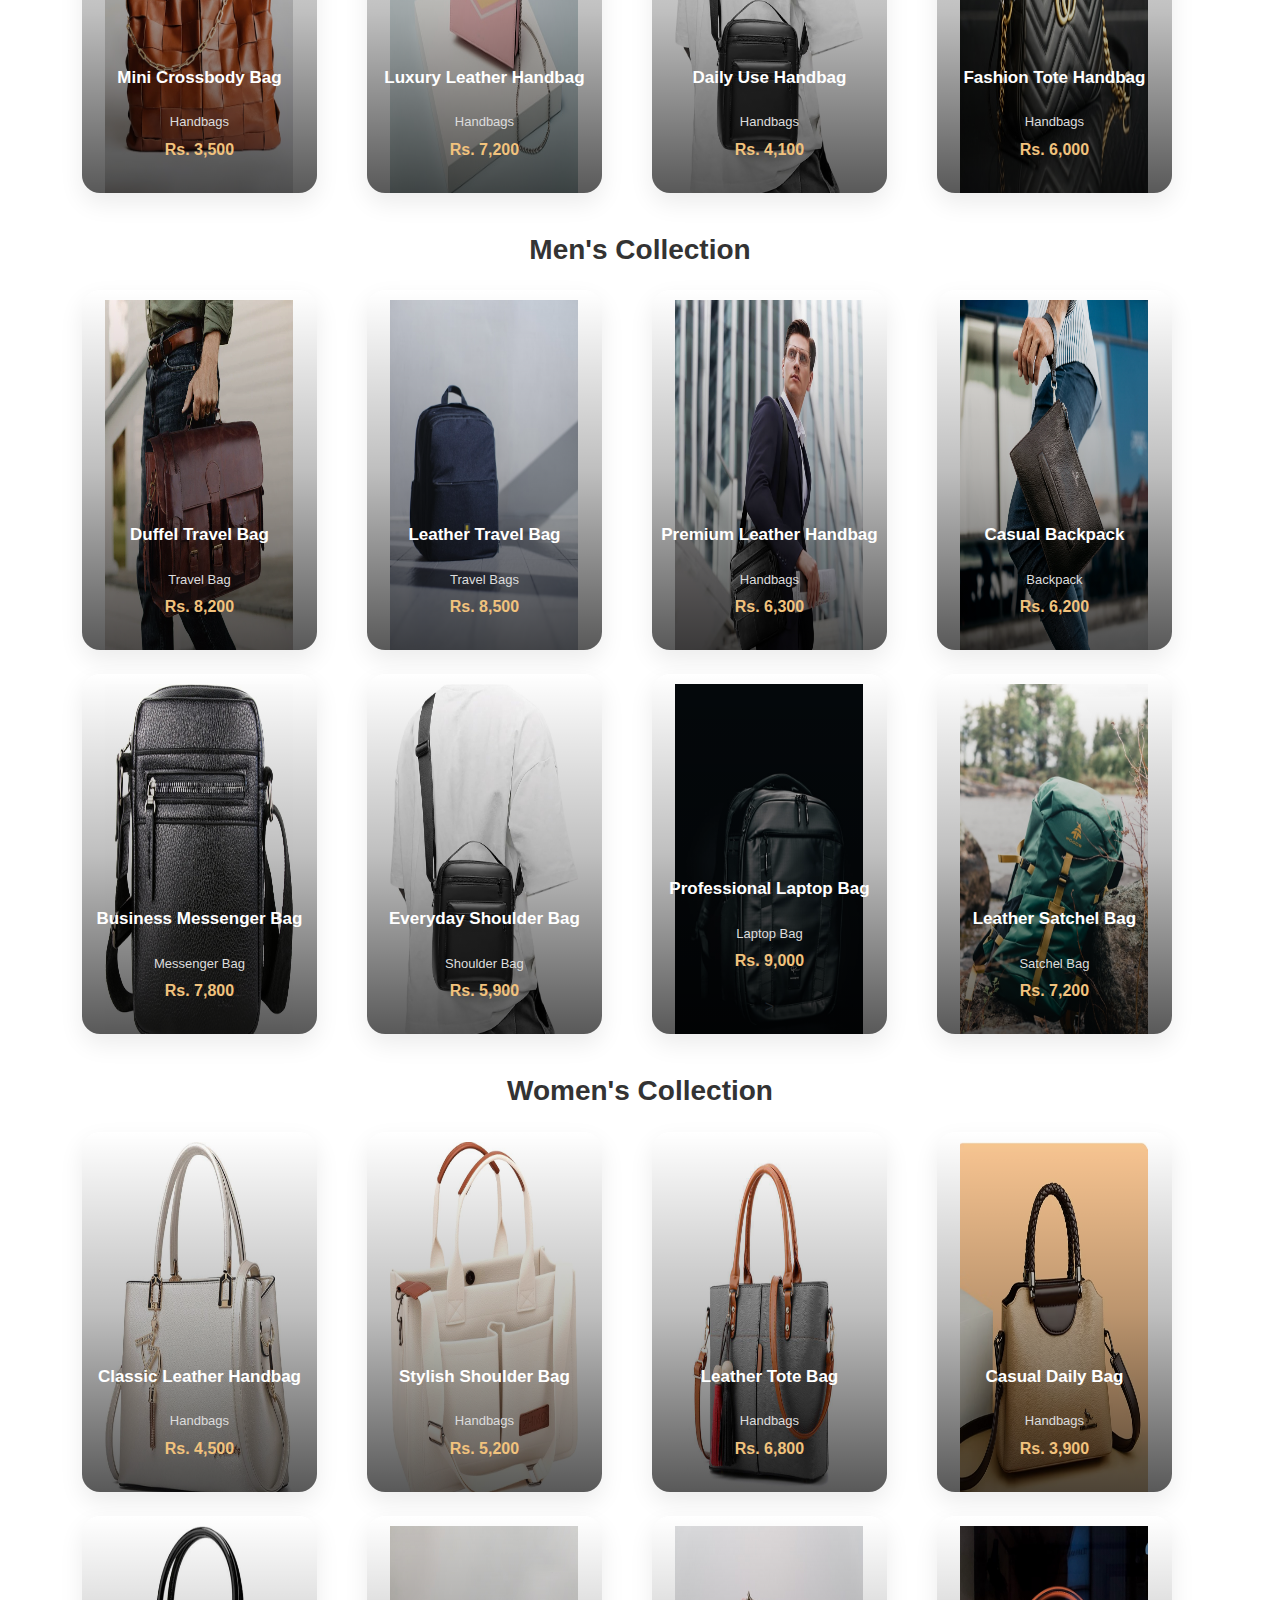
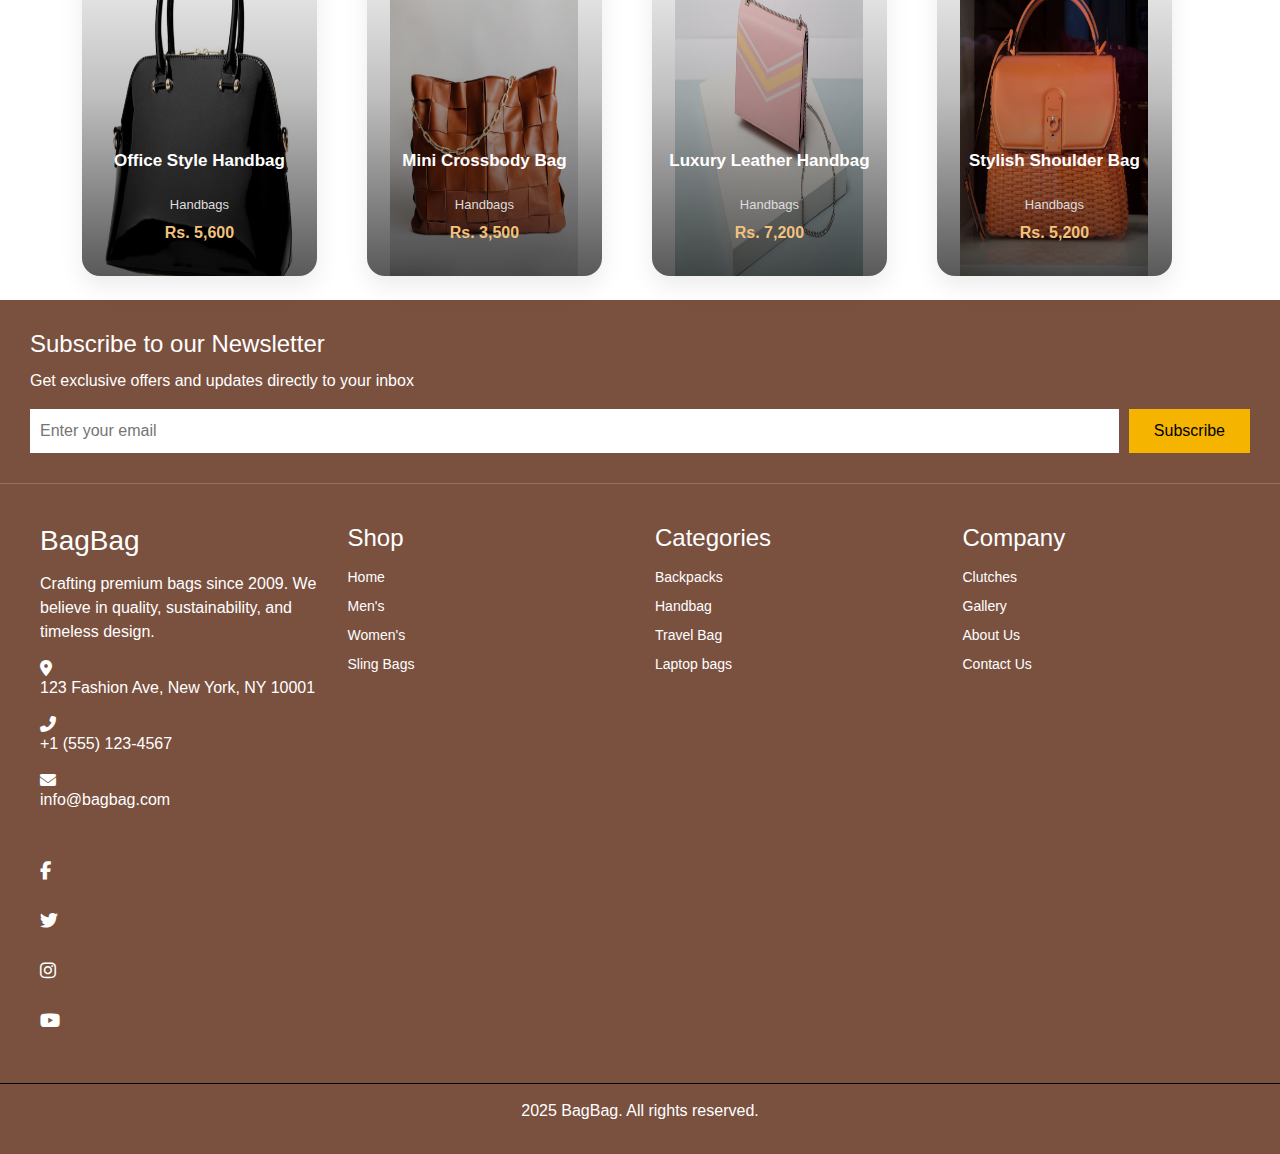
<file: Hand Bags.html>
<!DOCTYPE html>
<html lang="en">
<head>
    <meta charset="UTF-8">
    <meta name="viewport" content="width=device-width, initial-scale=1.0">
    <title>Sling Bags</title>
    <link rel="stylesheet" href="Hand bags.css">
    <link rel="stylesheet" href="style.css">
    <link href="https://cdn.jsdelivr.net/npm/bootstrap@5.3.8/dist/css/bootstrap.min.css"
    rel="stylesheet"/>
   <link rel="stylesheet" href="https://cdnjs.cloudflare.com/ajax/libs/font-awesome/6.5.0/css/all.min.css">
   <link href="https://cdn.jsdelivr.net/npm/bootstrap@5.3.2/dist/css/bootstrap.min.css" rel="stylesheet">
</head>
<body>
  <section class="header">
    <nav class="navbar navbar-expand-lg">
<div class="navbar">
  <div class="navbar-brand" href="#"><i class="fas fa-shopping-bag"></i>BagBag</div>
  <button class="navbar-toggler" type="button" data-bs-toggle="collapse" data-bs-target="#navbarNavDropdown" aria-controls="navbarNavDropdown" aria-expanded="false" aria-label="Toggle navigation">
    <span class="navbar-toggler-icon"></span>
  </button>
  <div class="collapse navbar-collapse" id="navbarNavDropdown">
    <ul class="navbar-nav">
      <li class="nav-item">
        <a class="nav-link " aria-current="page" href="Index.html">Home</a>
      </li>
      <li class="nav-item">
        <a class="nav-link" href="Men.html">Men</a>
      </li>
      <li class="nav-item">
        <a class="nav-link" href="Women.html">Women</a>
      </li>
      <li class="nav-item dropdown position-static">
        <a class="nav-link dropdown-toggle" href="#" role="button"
           data-bs-toggle="dropdown" aria-expanded="false">
          Categories
        </a>
      
        <div class="dropdown-menu mega-dropdown p-4">
          <div class="row g-2">
      
            <div class="col-md-4  ">
              <a href="Sling bags.html" class="mega-item">
                <img src="bag photo 1.jpg" alt="Sling Bags">
                <h6>Sling Bags</h6>
                <p>Lightweight & stylish daily bags</p>
              </a>
            </div>
      
            <div class="col-md-4  ">
              <a href="Backpacks.html" class="mega-item">
                <img src="bag photo 4.jpg" alt="Backpacks">
                <h6>Backpacks</h6>
                <p>Comfortable bags for everyday use</p>
              </a>
            </div>
      
            <div class="col-md-4  ">
              <a href="Hand Bags.html" class="mega-item">
                <img src="bag photo 10.jpg" alt="Hand Bags">
                <h6>Hand Bags</h6>
                <p>Elegant bags for all occasions</p>
              </a>
            </div>
          </div>
          <div class="row g-4">
            <div class="col-md-4  ">
              <a href="Travel Bags.html" class="mega-item">
                <img src="bag photo 6.jpg" alt="Travel Bags">
                <h6>Travel Bags</h6>
                <p>Spacious & durable travel bags</p>
              </a>
            </div>
      
            <div class="col-md-4  ">
              <a href="Laptop Bags.html" class="mega-item">
                <img src="bag photo 4.jpg" alt="Laptop Bags">
                <h6>Laptop Bags</h6>
                <p>Protective & professional bags</p>
              </a>
            </div>
      
            <div class="col-md-4  ">
              <a href="Clutches.html" class="mega-item">
                <img src="bag photo 3.jpg" alt="Clutches">
                <h6>Clutches</h6>
                <p>Compact bags for special events</p>
              </a>
            </div>
          </div>
        
      
        </div>
      </li>
      <li class="nav-item">
        <a class="nav-link" href="Gallery.html">Gallery</a>
      </li>
      <li class="nav-item">
        <a class="nav-link" href="About.html">About us</a>
      </li>
      <li class="nav-item">
        <a class="nav-link" href="Contact.html">Contact</a>
      </li>
     
    </ul>
  </div>
</div>
</nav>
  </section>


<section class="Hand-Bags-section">
    <div class="Hand-Bags-container">
        <div class="Hand-Bags-overlay">
            <h1>Handbags</h1>
        <p>Designer handbags for fashion-forward individuals</p>
        </div>
    </div>
</section>

<h2 class="section-title">Handbags Collection</h2>
<div class="container mt-4">
  <div class="row g-4">

    <div class="col-md-3 col-sm-6">
      <div class="prod-card">
        <img src="handbag 1.jpg" class="prod-img" alt="">
  
        <div class="prod-text">
          <p class="title">Classic Leather Handbag</p>
          <span class="category">Handbags</span>
          <p class="price">Rs. 4,500</p>
        </div>
      </div>
    </div>

    <div class="col-md-3 col-sm-6">
      <div class="prod-card">
        <img src="handbag 2.jpg" class="prod-img" alt="">
        <div class="prod-text">
          <p class="title">Stylish Shoulder Bag</p>
          <span class="category">Handbags</span>
          <p class="price">Rs. 5,200</p>
        </div>
      </div>
    </div>

    <div class="col-md-3 col-sm-6">
      <div class="prod-card">
        <img src="handbag 3.jpg" class="prod-img" alt="">
        <div class="prod-text">
          <p class="title">Leather Tote Bag</p>
          <span class="category">Handbags</span>
          <p class="price">Rs. 6,800</p>
        </div>
      </div>
    </div>
  
    <div class="col-md-3 col-sm-6">
      <div class="prod-card">
        <img src="handbag 4.avif" class="prod-img" alt="">
        <div class="prod-text">
          <p class="title">Casual Daily Bag</p>
          <span class="category">Handbags</span>
          <p class="price">Rs. 3,900</p>
        </div>
      </div>
    </div>
  
    <div class="col-md-3 col-sm-6">
      <div class="prod-card">
        <img src="men handbag 1.jpg" class="prod-img" alt="">
        <div class="prod-text">
          <p class="title">Elegant Shoulder Bag</p>
          <span class="category">Handbags</span>
          <p class="price">Rs. 5,900</p>
        </div>
      </div>
    </div>

    <div class="col-md-3 col-sm-6">
      <div class="prod-card">
        <img src="men handbag 2.jpg" class="prod-img" alt="">
        <div class="prod-text">
          <p class="title">Premium Leather Handbag</p>
          <span class="category">Handbags</span>
          <p class="price">Rs. 6,300</p>
        </div>
      </div>
    </div>

    <div class="col-md-3 col-sm-6">
      <div class="prod-card">
        <img src="bag photo 4.jpg" class="prod-img" alt="">
        <div class="prod-text">
          <p class="title">Modern Tote Bag</p>
          <span class="category">Handbags</span>
          <p class="price">Rs. 4,800</p>
        </div>
      </div>
    </div>

    <div class="col-md-3 col-sm-6">
      <div class="prod-card">
        <img src="handbag 8.jpg" class="prod-img" alt="">
        <div class="prod-text">
          <p class="title">Office Style Handbag</p>
          <span class="category">Handbags</span>
          <p class="price">Rs. 5,600</p>
        </div>
      </div>
    </div>
  
    <div class="col-md-3 col-sm-6">
      <div class="prod-card">
        <img src="bag photo 11.jpg" class="prod-img" alt="">
        <div class="prod-text">
          <p class="title">Mini Crossbody Bag</p>
          <span class="category">Handbags</span>
          <p class="price">Rs. 3,500</p>
        </div>
      </div>
    </div>
  
    <div class="col-md-3 col-sm-6">
      <div class="prod-card">
        <img src="bag photo 3.jpg" class="prod-img" alt="">
        <div class="prod-text">
          <p class="title">Luxury Leather Handbag</p>
          <span class="category">Handbags</span>
          <p class="price">Rs. 7,200</p>
        </div>
      </div>
    </div>

    <div class="col-md-3 col-sm-6">
      <div class="prod-card">
        <img src="mens handbag 4.jpg" class="prod-img" alt="">
        <div class="prod-text">
          <p class="title">Daily Use Handbag</p>
          <span class="category">Handbags</span>
          <p class="price">Rs. 4,100</p>
        </div>
      </div>
    </div>
  
    <div class="col-md-3 col-sm-6">
      <div class="prod-card">
        <img src="bag photo 7.jpg" class="prod-img" alt="">
        <div class="prod-text">
          <p class="title">Fashion Tote Handbag</p>
          <span class="category">Handbags</span>
          <p class="price">Rs. 6,000</p>
        </div>
      </div>
    </div>
  
  </div>
  
</div>


<h1 class="section-title">Men's Collection</h1>

<div class="container mt-4">
  <div class="row g-4">
    <div class="col-md-3">
      <div class="prod-card">
        <img src= 'mens handbag 6.webp' alt="Product Image" class="prod-img">
      
        <div class="prod-text">
          <p class="title">Duffel Travel Bag</p>
        <span class="category">Travel Bag</span>
        <p class="price">Rs. 8,200</p>
        </div>
      </div>
      
      
    </div>
    <div class="col-md-3">
      <div class="prod-card">
        <img src= 'bag photo 6.jpg' alt="Product Image" class="prod-img">
      
        <div class="prod-text">
          <p class="title">Leather Travel Bag</p>
          <span class="category">Travel Bags</span>
          <p class="price">Rs. 8,500</p>
        </div>
      </div>
      
      
    </div>
  <div class="col-md-3 col-sm-6">
    <div class="prod-card">
      <img src="men handbag 2.jpg" class="prod-img" alt="">
      <div class="prod-text">
        <p class="title">Premium Leather Handbag</p>
        <span class="category">Handbags</span>
        <p class="price">Rs. 6,300</p>
      </div>
    </div>
  </div>
    <div class="col-md-3">
      <div class="prod-card">
        <img src= 'mens handbag 5.webp' alt="Product Image" class="prod-img">
      
        <div class="prod-text">
          <p class="title">Casual Backpack</p>
        <span class="category">Backpack</span>
        <p class="price">Rs. 6,200</p>
        </div>
      </div>
      
      
    </div>
    <div class="col-md-3">
      <div class="prod-card">
        <img src= 'mens handbag 8.jpg' alt="Product Image" class="prod-img">
      
        <div class="prod-text">
          <p class="title">Business Messenger Bag</p>
        <span class="category">Messenger Bag</span>
        <p class="price">Rs. 7,800</p>
        </div>
      </div>
      
      
    </div>
    <div class="col-md-3">
      <div class="prod-card">
        <img src= 'mens handbag 4.jpg' alt="Product Image" class="prod-img">
      
        <div class="prod-text">
         <p class="title">Everyday Shoulder Bag</p>
        <span class="category">Shoulder Bag</span>
        <p class="price">Rs. 5,900</p>
        </div>
      </div>
      
      
    </div>
    <div class="col-md-3">
      <div class="prod-card">
        <img src= 'bag photo 4.jpg' alt="Product Image" class="prod-img">
      
        <div class="prod-text">
         <p class="title">Professional Laptop Bag</p>
        <span class="category">Laptop Bag</span>
        <p class="price">Rs. 9,000</p>>
        </div>
      </div>
      
      
    </div>
      <div class="col-md-3">
      <div class="prod-card">
        <img src= 'bag photo 8.jpg' alt="Product Image" class="prod-img">
      
        <div class="prod-text">
         <p class="title">Leather Satchel Bag</p>
        <span class="category">Satchel Bag</span>
        <p class="price">Rs. 7,200</p>
        </div>
      </div>
      
      
    </div>
    
  </div>
</div>

<h2 class="section-title">Women's Collection</h2>
<div class="container mt-4">
  <div class="row g-4">
    <div class="col-md-3 col-sm-6">
     <div class="prod-card">
       <img src="handbag 1.jpg" class="prod-img" alt="">
 
       <div class="prod-text">
         <p class="title">Classic Leather Handbag</p>
         <span class="category">Handbags</span>
         <p class="price">Rs. 4,500</p>
       </div>
     </div>
   </div>
 
   <div class="col-md-3 col-sm-6">
     <div class="prod-card">
       <img src="handbag 2.jpg" class="prod-img" alt="">
       <div class="prod-text">
         <p class="title">Stylish Shoulder Bag</p>
         <span class="category">Handbags</span>
         <p class="price">Rs. 5,200</p>
       </div>
     </div>
   </div>
 
   <div class="col-md-3 col-sm-6">
     <div class="prod-card">
       <img src="handbag 3.jpg" class="prod-img" alt="">
       <div class="prod-text">
         <p class="title">Leather Tote Bag</p>
         <span class="category">Handbags</span>
         <p class="price">Rs. 6,800</p>
       </div>
     </div>
   </div>
 
   <div class="col-md-3 col-sm-6">
     <div class="prod-card">
       <img src="handbag 4.avif" class="prod-img" alt="">
       <div class="prod-text">
         <p class="title">Casual Daily Bag</p>
         <span class="category">Handbags</span>
         <p class="price">Rs. 3,900</p>
       </div>
     </div>
   </div>
   <div class="col-md-3 col-sm-6">
     <div class="prod-card">
       <img src="handbag 8.jpg" class="prod-img" alt="">
       <div class="prod-text">
         <p class="title">Office Style Handbag</p>
         <span class="category">Handbags</span>
         <p class="price">Rs. 5,600</p>
       </div>
     </div>
   </div>
   
   <div class="col-md-3 col-sm-6">
     <div class="prod-card">
       <img src="bag photo 11.jpg" class="prod-img" alt="">
       <div class="prod-text">
         <p class="title">Mini Crossbody Bag</p>
         <span class="category">Handbags</span>
         <p class="price">Rs. 3,500</p>
       </div>
     </div>
   </div>
 
   <div class="col-md-3 col-sm-6">
     <div class="prod-card">
       <img src="bag photo 3.jpg" class="prod-img" alt="">
       <div class="prod-text">
         <p class="title">Luxury Leather Handbag</p>
         <span class="category">Handbags</span>
         <p class="price">Rs. 7,200</p>
       </div>
     </div>
   </div>
   <div class="col-md-3 col-sm-6">
     <div class="prod-card">
       <img src="bag photo 2.jpg" class="prod-img" alt="">
       <div class="prod-text">
         <p class="title">Stylish Shoulder Bag</p>
         <span class="category">Handbags</span>
         <p class="price">Rs. 5,200</p>
       </div>
     </div>
   </div>
 </div>
</div>

   
    <section class="footer mt-4">

  <div class="newsletter">
    <h2>Subscribe to our Newsletter</h2>
    <p>Get exclusive offers and updates directly to your inbox</p>

    <div class="newsletter-box">
      <input type="email" placeholder="Enter your email" required>
      <button>Subscribe</button>
    </div>
  </div>

  <div class="footer-content">
     <div class="footer-col">
      <h3>BagBag</h3>
      <p>Crafting premium bags since 2009. We believe in quality, sustainability, and timeless design.</p>
      <i class="fas fa-map-marker-alt"></i> <p>123 Fashion Ave, New York, NY 10001</p>
      <i class="fas fa-phone-alt"></i> <p>+1 (555) 123-4567</p>
      <i class="fas fa-envelope"></i> <p>info@bagbag.com</p>
    </div>

<div class="footer-col">
      <h4>Shop</h4>
      <a href="index.html">Home</a>
      <a href="Men.html">Men's</a>
      <a href="Women.html">Women's</a>
      <a href="Sling bags.html">Sling Bags</a>
    </div>

    <div class="footer-col">
      <h4>Categories</h4>
      <a href="Backpacks.html">Backpacks</a>
      <a href="Hand Bags.html">Handbag</a>
      <a href="Travel Bags.html">Travel Bag</a>
      <a href="Laptop Bags.html">Laptop bags</a>
    </div>

    <div class="footer-col">
      <h4>Company</h4>
      <a href="Clutches.html">Clutches</a>
      <a href="Gallery.html">Gallery</a>
      <a href="About.html">About Us</a>
      <a href="Contact.html">Contact Us</a>
    </div>
     <div class="footer-col social">
        <a href="https://www.facebook.com/" target="_blank"><i class="fab fa-facebook-f"></i></a>
       <a href="https://x.com/" target="_blank"><i class="fab fa-twitter"></i></a>
        <a href="https://www.instagram.com/" target="_blank"><i class="fab fa-instagram"></i></a>
        <a href="https://www.youtube.com/" target="_blank"><i class="fab fa-youtube"></i></a>
    </div>
  </div>
  <div class="footer-bottom">
    <p>2025 BagBag. All rights reserved.</p>
  </div>


</section>



<script src="https://cdn.jsdelivr.net/npm/bootstrap@5.3.8/dist/js/bootstrap.bundle.min.js" integrity="sha384-FKyoEForCGlyvwx9Hj09JcYn3nv7wiPVlz7YYwJrWVcXK/BmnVDxM+D2scQbITxI" crossorigin="anonymous"></script>


    
    
</body>
</html>
</file>
<file: Backpacks.css>
* {
    margin: 0;
    padding: 0;
    box-sizing: border-box;
    font-family: Arial, Helvetica, sans-serif;
}
.header {
    width: 100%;
    position: relative;
    background-color: #ffffff;
    box-shadow: 0 2px 10px rgba(0, 0, 0, 0.05);
}
.navbar {
    display: flex;
    padding: 10px 0;
    justify-content: space-around;
    width: 100%;
}

.navbar-brand {
    margin-left: 20px;
    font-size: 35px;
    font-weight: 700;
    color: #000;
    padding-left: 3%;
}
.navbar-nav .nav-link {
    font-size: 15px;
    font-weight: 500;
    color: #333;
    margin: 0 8px;
    transition: color 0.3s ease;
}
.navbar-nav .nav-link:hover,
.navbar-nav .nav-link:active {
    color: #b48a3d;
    transition: 0.2s ease;
}
.navbar-collapse{
    justify-content: center;
}
.fa-shopping-bag{
    font-size: 25px;
}
.dropdown-menu {
    border: none;
    box-shadow: 0 8px 25px rgba(0, 0, 0, 0.08);
    padding: 10px 0;
}
.dropdown-item {
    font-size: 14px;
    padding: 8px 18px;
    color: #333;
    transition: 0.3s ease;
}
.dropdown-item:hover {
    background-color: #f5f5f5;
    color: #b48a3d;
}

.Backpacks-container {
    width: 100%;
    height: 55vh;
    background-color:rgb(250, 240, 240);
    background-image: url("71wBrJ3SjCL._AC_SL1500_.jpg");
    background-size: cover;
    background-position: center;
    background-repeat: no-repeat;
}
.Backpacks-overlay {
    display: flex;
    flex-direction: column;
    justify-content: center;
    align-items: center;
    height: 100%;
    background-color: rgba(0,0,0,0.35);
}
.Backpacks-overlay h1 {
    font-size: 40px;
    font-weight: 700;
    color: white;
}
.Backpacks-overlay p {
    font-size: 16px;
    color: white;
    text-align: center;
}
.section-title {
    text-align: center;
    font-size: 28px;
    font-weight: 600;
    margin: 40px 0 20px;
    color: #333;
}
.prod-card{
    width: 90%;
    height: 40vh;
    background: #ffffff;
    border-radius: 18px;
    display: flex;
    align-items: center;
    justify-content: center;
    position: relative;
    box-shadow: 0 10px 25px rgba(0,0,0,0.08);
    transition: all 0.3s ease;
    overflow: hidden;
}

.prod-img{
    height: 100%;
    width: 80%;
    position: absolute;
    top: 10px;
    transition: all 0.3s ease;
    z-index: 1;
}

/* BLACK OVERLAY ON IMAGE */
.prod-card::after{
    content: "";
    position: absolute;
    inset: 0;
    background: linear-gradient(
        to top,
        rgba(0,0,0,0.65),
        rgba(0,0,0,0.25),
        transparent
    );
    z-index: 1;
    pointer-events: none;
}

/* TEXT BOX – ALWAYS VISIBLE */
.prod-text{
    opacity: 1;
    position: absolute;
    bottom: 15px;
    left: 0;
    right: 0;
    text-align: center;
    display: flex;
    flex-direction: column;
    gap: 6px;
    z-index: 2;
    transition: all 0.3s ease;
}

/* TEXT STYLES */
.prod-text .title{
    font-size: 17px;
    font-weight: 700;
    color: #fff;
}

.prod-text .category{
    font-size: 13px;
    color: #ddd;
}

.prod-text .price{
    font-size: 16px;
    font-weight: 600;
    color: #f1c27d;
}

.prod-card:hover .prod-img{
    height: 65%;
    filter: blur(4px);
    animation: float 3s infinite;
}

@keyframes float{
    0%{ transform: translateY(0); }
    50%{ transform: translateY(-15px); }
    100%{ transform: translateY(0); }
}

.prod-card:hover{
    transform: translateY(-6px);
    box-shadow: 0 18px 40px rgba(0,0,0,0.2);
}

/* ----footer----- */
.footer{
   background: #7a513f;
   color: white;
   font-family: Arial, Helvetica, sans-serif;
}
.newsletter {
    padding: 30px;
    border-bottom: 1px solid rgba(255, 255, 255, 0.2);
}
.newsletter h2{
    margin-bottom: 10px;
    font-size:24px;
}
.newsletter-box{
    margin-top: 15px;
}
.newsletter-box input{
    padding: 10px;
    width: 250px;
    border: none;
    outline: none;
}
.newsletter-box button {
    padding: 10px 25px;
    border: none;
    background: #f4b400;
    cursor: pointer;
}
.newsletter-box {
    display: flex;
    gap: 10px;
    flex-wrap: wrap;
    justify-content: center;
}
.newsletter-box input {
    flex: 1 1 200px;
}
.footer-content{
    display: grid;
    grid-template-columns: repeat(auto-fit, minmax(220px, 1fr));
    gap: 30px;
    padding: 40px;
}

@media (max-width: 768px){
    .footer-content{
        display: flex;
        flex-direction: column;
        gap: 20px;
    }
}

.footer-col{
    display: flex;
    flex-direction: column;
}

.footer-col h4,
.footer-col h3{
    margin-bottom: 15px;
}

.footer-col a{
    text-decoration: none;
    color: white;
    margin-bottom: 8px;
    font-size: 14px;
}

.footer-col a:hover{
    color: #000;
}

.footer-col.social {
    display: flex;
    gap: 15px;
}
.footer-col.social a {
    color: #fff;
    font-size: 18px;
    transition: color 0.3s ease;
}
.footer-col.social a:hover {
    color: #f4b400;
}
.footer-col  {
    transition: color 0.3s ease;
}
.footer-bottom {
    text-align: center;
    padding: 15px;
    color: #fff;
    border-top: 1px solid black;
}
.mega-dropdown{
    width: 100%;
    height: 50vh;
    left: 0;
    right: 0;
    border: none;
    box-shadow: 0 10px 30px rgba(0,0,0,0.15);
}

.mega-item{
    display: block;
    text-align: center;
    text-decoration: none;
    color: #333;
    transition: all 0.3s ease;
}

.mega-item img{
    width: 250px;
    height: 120px;
    object-fit: cover;
    border-radius: 10px;
    margin-bottom: 10px;
}

.mega-item h6{
    font-size: 15px;
    font-weight: 600;
    margin-bottom: 5px;
}

.mega-item p{
    font-size: 13px;
    color: #666;
    margin: 0;
}

.mega-item:hover{
    transform: translateY(-5px);
}

.mega-item:hover h6{
    color: #b48a3d;
}
</file>
<file: style.css>
* {
    margin: 0;
    padding: 0;
    box-sizing: border-box;
    font-family: Arial, Helvetica, sans-serif;
}
.header {
    width: 100%;
    position: relative;
    background-color: #ffffff;
    box-shadow: 0 2px 10px rgba(0, 0, 0, 0.05);
    position: sticky;
    top: 0;
    z-index: 9999; 
}
.navbar {
    /* display: flex; */
    padding: 10px 0;
    justify-content: space-around;
    width: 100%;
   
}

.navbar-brand {
    margin-left: 20px;
    font-size: 35px;
    font-weight: 700;
    color: #000;
    padding-left: 3%;
}
.navbar-nav .nav-link {
    font-size: 15px;
    font-weight: 500;
    color: #333;
    margin: 0 8px;
    transition: color 0.3s ease;
}
.navbar-nav .nav-link:hover,
.navbar-nav .nav-link:active {
    color: #b48a3d;
    transition: 0.2s ease;
}
.navbar-collapse{
    justify-content: center;
}
.fa-shopping-bag{
    font-size: 25px;
}
.dropdown-menu {
    border: none;
    box-shadow: 0 8px 25px rgba(0, 0, 0, 0.08);
    padding: 10px 0;
}
.dropdown-item {
    font-size: 14px;
    padding: 8px 18px;
    color: #333;
    transition: 0.3s ease;
}
.dropdown-item:hover {
    background-color: #f5f5f5;
    color: #b48a3d;
}
.hero-banner {
    background: #f9f9f9;
    padding: 70px 0;
}
.hero-container {
    max-width: 1200px;
    margin: auto;
    padding: 0 20px;
    display: flex;
    align-items: center;
    justify-content: space-between;
    gap: 40px;
}

.hero-text {
    width: 50%;
}
.hero-text h1 {
    font-size: 55px;
    font-weight: 500;
    line-height: 1.2;
    margin-top: 10px;
    margin-bottom: 20px;
    color: #222;
}
.hero-text h2 {
    font-size: 20px;
    align-items: center;
    color: #000;
}
.hero-text p {
    font-size: 16px;
    color: #666;
    max-width: 500px;
    margin-bottom: 30px;
}
.hero-buttons {
    display: flex;
    gap: 15px;
}
.hero-buttons button{
    background-color: #472d15;
    color: white;
}
.hero-image {
    height: 100%;
    position: relative;
    width: 50%;
    max-width: 100%;
    border-radius: 14px;
}
.hero-image img{
    height: 450px;
    width: 90%;
}
.hero-image span {
    font-size: 14px;
    font-weight: 400;
    background: #472d15;
}
.discount {
    position: absolute;
    top: 20px;
    right: 20px;
    background: #222;
    color: #fff;
    padding: 6px 14px;
    font-size: 13px;
    border-radius: 20px;
}

body {
    font-family: Arial, sans-serif;
    background: #f8f8f8;
}

.products {
    width: 90%;
    margin: auto;
    text-align: center;
}

.products h2 {
    margin: 30px 0;
}

.product-grid {
    display: grid;
    grid-template-columns: repeat(auto-fit, minmax(220px, 1fr));
    gap: 20px;
}

.product-card {
    background: #fff;
    padding: 15px;
    border-radius: 10px;
    position: relative;
    box-shadow: 0 4px 10px rgba(0,0,0,0.1);
}

.product-card img {
    width: 100%;
    height: 220px;
    object-fit: cover;
    border-radius: 8px;
}

.badge {
    position: absolute;
    top: 10px;
    left: 10px;
    background: #d4af37;
    color: #fff;
    padding: 5px 10px;
    font-size: 12px;
    border-radius: 5px;
}

.price {
    font-weight: bold;
    color: #333;
}


/* ----Features----- */

.features {
  display: flex;
  justify-content: space-around;
  align-items: center;
  background: #f1f1f1;
  padding: 35px 20px;
  flex-wrap: wrap;
}

.feature-box {
  text-align: center;
  width: 160px;
}

.feature-box i {
  font-size: 28px;
  color: #555;
  background: #fff;
  padding: 18px;
  border-radius: 50%;
  margin-bottom: 12px;
}

.feature-box h4 {
  font-size: 15px;
  margin-bottom: 5px;
}

.feature-box p {
  font-size: 13px;
  color: #777;
}

/* -----Categories----- */

.category-section {
  text-align: center;
  padding: 60px 20px;
}

.small-title {
  font-size: 12px;
  letter-spacing: 2px;
  color: #b9a16b;
}

.category-section h2 {
  font-size: 34px;
  margin-bottom: 40px;
}

.category-row {
  display: flex;
  justify-content: center;
  gap: 22px;
  flex-wrap: wrap;
}

.category-card {
  width: 150px;
  height: 130px;
  background: #fff;
  border-radius: 14px;
  display: flex;
  flex-direction: column;
  align-items: center;
  justify-content: center;
  cursor: pointer;
  transition: all 0.4s ease;
  box-shadow: 0 8px 25px rgba(0,0,0,0.08);
}

.category-card i {
  font-size: 34px;
  margin-bottom: 12px;
  transition: transform 0.4s ease;
}

.category-card:hover {
  transform: translateY(-10px);
  box-shadow: 0 15px 35px rgba(0,0,0,0.18);
}


/* ----Feature-products----- */

.featured-products h1 {
    font-size: 40px;
  margin-bottom: 20px;
  text-align: center;
}

.product-card {
  background: #fff;
  border-radius: 12px;
  overflow: hidden;
  box-shadow: 0 8px 25px rgba(0,0,0,0.08);
  position: relative;
  transition: transform 0.3s ease;
}

.product-card:hover {
  transform: translateY(-5px);
}

.product-img {
  width: 100%;
  height: 260px;
  object-fit: cover;
}

.badge-discount {
  position: absolute;
  top: 12px;
  left: 12px;
  background: #c89b3c;
  color: #fff;
  padding: 4px 10px;
  font-size: 12px;
  border-radius: 20px;
  z-index: 10;
}


/* ----footer----- */
.footer{
   background: #7a513f;
   color: white;
   font-family: Arial, Helvetica, sans-serif;
}
.newsletter {
    padding: 30px;
    border-bottom: 1px solid rgba(255, 255, 255, 0.2);
}
.newsletter h2{
    margin-bottom: 10px;
    font-size:24px;
    color: white;
}
.newsletter-box{
    margin-top: 15px;
}
.newsletter-box input{
    padding: 10px;
    width: 250px;
    border: none;
    outline: none;
}
.newsletter-box button {
    padding: 10px 25px;
    border: none;
    background: #f4b400;
    cursor: pointer;
}
.newsletter-box {
    display: flex;
    gap: 10px;
    flex-wrap: wrap;
    justify-content: center;
}
.newsletter-box input {
    flex: 1 1 200px;
}
.footer-content{
    display: grid;
    grid-template-columns: repeat(auto-fit, minmax(220px, 1fr));
    gap: 30px;
    padding: 40px;
}

@media (max-width: 768px){
    .footer-content{
        display: flex;
        flex-direction: column;
        gap: 20px;
    }
}

.footer-col{
    display: flex;
    flex-direction: column;
}

.footer-col h3{
    margin-bottom: 15px;
    color: white;
}
.footer-col h4 {
    color: white;
}

.footer-col a{
    text-decoration: none;
    color: white;
    margin-bottom: 8px;
    font-size: 14px;
}

.footer-col a:hover{
    color: #000;
}

.footer-col.social {
    display: flex;
    gap: 15px;
}
.footer-col.social a {
    color: #fff;
    font-size: 18px;
    transition: color 0.3s ease;
}
.footer-col.social a:hover {
    color: #f4b400;
}
.footer-col  {
    transition: color 0.3s ease;
}
.footer-bottom {
    text-align: center;
    padding: 15px;
    color: #fff;
    border-top: 1px solid black;
}
.mega-dropdown{
    width: 100%;
    height: 50vh;
    left: 0;
    right: 0;
    border: none;
    box-shadow: 0 10px 30px rgba(0,0,0,0.15);
}

.mega-item{
    display: block;
    text-align: center;
    text-decoration: none;
    color: #333;
    transition: all 0.3s ease;
}

.mega-item img{
    width: 250px;
    height: 120px;
    object-fit: cover;
    border-radius: 10px;
    margin-bottom: 10px;
}

.mega-item h6{
    font-size: 15px;
    font-weight: 600;
    margin-bottom: 5px;
}

.mega-item p{
    font-size: 13px;
    color: #666;
    margin: 0;
}

.mega-item:hover{
    transform: translateY(-5px);
}

.mega-item:hover h6{
    color: #b48a3d;
}
.Brands h1 {
    text-align: center;
}
</file>
<file: contact.css>
* {
    margin: 0;
    padding: 0;
    box-sizing: border-box;
    font-family: Arial, Helvetica, sans-serif;
}
.header {
    width: 100%;
    position: relative;
    background-color: #ffffff;
    box-shadow: 0 2px 10px rgba(0, 0, 0, 0.05);
}
.navbar {
    display: flex;
    padding: 10px 0;
    justify-content: space-around;
    width: 100%;
}

.navbar-brand {
    margin-left: 20px;
    font-size: 35px;
    font-weight: 700;
    color: #000;
    padding-left: 3%;
}
.navbar-nav .nav-link {
    font-size: 15px;
    font-weight: 500;
    color: #333;
    margin: 0 8px;
    transition: color 0.3s ease;
}
.navbar-nav .nav-link:hover,
.navbar-nav .nav-link:active {
    color: #b48a3d;
    transition: 0.2s ease;
}
.navbar-collapse{
    justify-content: center;
}
.fa-shopping-bag{
    font-size: 25px;
}
.dropdown-menu {
    border: none;
    box-shadow: 0 8px 25px rgba(0, 0, 0, 0.08);
    padding: 10px 0;
}
.dropdown-item {
    font-size: 14px;
    padding: 8px 18px;
    color: #333;
    transition: 0.3s ease;
}
.dropdown-item:hover {
    background-color: #f5f5f5;
    color: #b48a3d;
}

/* ----contact us----- */
.Contact-container {
    width: 100%;
    height: 55vh;
    background-image: url("bag\ photo\ 4.jpg");
    background-size: cover;
    background-position: center;
    background-repeat: no-repeat;
}
.Contact-overlay {
    display: flex;
    flex-direction: column;
    justify-content: center;
    align-items: center;
    height: 100%;
    background-color: rgba(0,0,0,0.35);
}
.Contact-overlay h1 {
    font-size: 60px;
    font-weight: 700;
    color: #fff;
}
.Contact-overlay p {
    font-size: 16px;
    color: #fff;
    text-align: center;
}

.contact-section {
    background: #f6f6f6;
    padding: 60px 0;
}
.info-box {
  background: #fff;
  border-radius: 10px;
  padding: 20px;
  margin-bottom: 20px;
  box-shadow: 0 2px 6px rgba(0,0,0,0.1);
}
.info-box h5 {
    font-weight: 600;
    margin-bottom: 10px;
}
.form-box {
    background: #fff;
    padding: 30px;
    border-radius: 8px;
}
.form-box h4 {
    margin-bottom: 25px;
    font-weight: 600;
}
.form-control {
    height: 45px;
}
textarea.form-control {
    height: auto;
}
.button {
    gap: 20px;
    background-color: #f4b400;
}
.feedback-section {
    padding: 80px 0;
    background: #f7f7f7;
}
.feedback-header h2 {
    font-size: 40px;
    font-weight: 700;
}
.small-title {
    letter-spacing: 2px;
    font-size: 13px;
    color: #999;
}
.line {
    display: block;
    width: 60px;
    height: 3px;
    background: #f4b400;
    margin: 10px auto 40px;
}

.feedback-card {
  max-width: 600px;
  background: #fff;
  padding: 30px;
  border-radius: 10px;
  box-shadow: 0 4px 12px rgba(0,0,0,0.1);
}
.rate-text {
    text-align: center;
    font-weight: 600;
    margin-bottom: 10px;
}

.stars {
    text-align: center;
    margin-bottom: 25px;
}
.star {
    font-size: 28px;
    color: #ddd;
    cursor: pointer;
    margin: 0 4px;
}
.star.active {
    color: #f4b400;
}
.form-control {
    height: 45px;
}
textarea.form-control {
    height: auto;
}
.btn-warning {
    background: #f4b400;
    border: none;
    color: #fff;
    font-weight: 600;
}
.btn-warning:hover {
    background: #e0a800;
}


.query-section {
    padding: 80px 0;
    background: #f6f6f6;
}
.query-header h2 {
    font-size: 42px;
    font-weight: 700;
}
.small-title {
    font-size: 13px;
    letter-spacing: 2px;
    color: #999;
}
.subtitle {
    max-width: 600px;
    margin: 10px auto 40px;
    color: #666;
}
.query-card {
  max-width: 600px;
  margin: auto;
  padding: 25px;
  background: #fff;
  border-radius: 10px;
  box-shadow: 0 4px 12px rgba(0,0,0,0.1);
}
.query-card label {
    font-weight: 500;
    margin-bottom: 6px;
}
.btn-warning {
    background: #f4b400;
    border: none;
    color: white;
    font-weight: 600;
}
.btn-warning:hover {
    background: #e0a800;
}
/* ----footer----- */
.footer{
   background: #7a513f;
   color: white;
   font-family: Arial, Helvetica, sans-serif;
}
.newsletter {
    padding: 30px;
    border-bottom: 1px solid rgba(255, 255, 255, 0.2);
}
.newsletter h2{
    margin-bottom: 10px;
    font-size:24px;
}
.newsletter-box{
    margin-top: 15px;
}
.newsletter-box input{
    padding: 10px;
    width: 250px;
    border: none;
    outline: none;
}
.newsletter-box button {
    padding: 10px 25px;
    border: none;
    background: #f4b400;
    cursor: pointer;
}
.newsletter-box {
    display: flex;
    gap: 10px;
    flex-wrap: wrap;
    justify-content: center;
}
.newsletter-box input {
    flex: 1 1 200px;
}
.footer-content{
    display: grid;
    grid-template-columns: repeat(auto-fit, minmax(220px, 1fr));
    gap: 30px;
    padding: 40px;
}

@media (max-width: 768px){
    .footer-content{
        display: flex;
        flex-direction: column;
        gap: 20px;
    }
}

.footer-col{
    display: flex;
    flex-direction: column;
}

.footer-col h4,
.footer-col h3{
    margin-bottom: 15px;
}

.footer-col a{
    text-decoration: none;
    color: white;
    margin-bottom: 8px;
    font-size: 14px;
}

.footer-col a:hover{
    color: #000;
}

.footer-col.social {
    display: flex;
    gap: 15px;
}
.footer-col.social a {
    color: #fff;
    font-size: 18px;
    transition: color 0.3s ease;
}
.footer-col.social a:hover {
    color: #f4b400;
}
.footer-col  {
    transition: color 0.3s ease;
}
.footer-bottom {
    text-align: center;
    padding: 15px;
    color: #fff;
    border-top: 1px solid black;
}
.mega-dropdown{
    width: 100%;
    height: 50vh;
    left: 0;
    right: 0;
    border: none;
    box-shadow: 0 10px 30px rgba(0,0,0,0.15);
}

.mega-item{
    display: block;
    text-align: center;
    text-decoration: none;
    color: #333;
    transition: all 0.3s ease;
}

.mega-item img{
    width: 250px;
    height: 120px;
    object-fit: cover;
    border-radius: 10px;
    margin-bottom: 10px;
}

.mega-item h6{
    font-size: 15px;
    font-weight: 600;
    margin-bottom: 5px;
}

.mega-item p{
    font-size: 13px;
    color: #666;
    margin: 0;
}

.mega-item:hover{
    transform: translateY(-5px);
}

.mega-item:hover h6{
    color: #b48a3d;
}
</file>
<file: Hand bags.css>
* {
    margin: 0;
    padding: 0;
    box-sizing: border-box;
    font-family: Arial, Helvetica, sans-serif;
}
.header {
    width: 100%;
    position: relative;
    background-color: #ffffff;
    box-shadow: 0 2px 10px rgba(0, 0, 0, 0.05);
}
.navbar {
    display: flex;
    padding: 10px 0;
    justify-content: space-around;
    width: 100%;
}

.navbar-brand {
    margin-left: 20px;
    font-size: 35px;
    font-weight: 700;
    color: #000;
    padding-left: 3%;
}
.navbar-nav .nav-link {
    font-size: 15px;
    font-weight: 500;
    color: #333;
    margin: 0 8px;
    transition: color 0.3s ease;
}
.navbar-nav .nav-link:hover,
.navbar-nav .nav-link:active {
    color: #b48a3d;
    transition: 0.2s ease;
}
.navbar-collapse{
    justify-content: center;
}
.fa-shopping-bag{
    font-size: 25px;
}
.dropdown-menu {
    border: none;
    box-shadow: 0 8px 25px rgba(0, 0, 0, 0.08);
    padding: 10px 0;
}
.dropdown-item {
    font-size: 14px;
    padding: 8px 18px;
    color: #333;
    transition: 0.3s ease;
}
.dropdown-item:hover {
    background-color: #f5f5f5;
    color: #b48a3d;
}

.Hand-Bags-container {
    width: 100%;
    height: 55vh;
    background-image: url("handbag\ 5.avif");
    background-size: cover;
    background-position: center;
    background-repeat: no-repeat;
}
.Hand-Bags-overlay {
    display: flex;
    flex-direction: column;
    justify-content: center;
    align-items: center;
    height: 100%;
    background-color: rgba(0,0,0,0.35);
}
.Hand-Bags-overlay h1 {
    font-size: 40px;
    font-weight: 700;
    color: white;
}
.Hand-Bags-overlay p {
    font-size: 16px;
    color: white;
    text-align: center;
}

.section-title {
    text-align: center;
    font-size: 28px;
    font-weight: 600;
    margin: 40px 0 20px;
    color: #333;
}

.prod-card{
    width: 90%;
    height: 40vh;
    background: #ffffff;
    border-radius: 18px;
    display: flex;
    align-items: center;
    justify-content: center;
    position: relative;
    box-shadow: 0 10px 25px rgba(0,0,0,0.08);
    transition: all 0.3s ease;
    overflow: hidden;
}

.prod-img{
    height: 100%;
    width: 80%;
    position: absolute;
    top: 10px;
    transition: all 0.3s ease;
    z-index: 1;
}

.prod-card::after{
    content: "";
    position: absolute;
    inset: 0;
    background: linear-gradient(
        to top,
        rgba(0,0,0,0.65),
        rgba(0,0,0,0.25),
        transparent
    );
    z-index: 1;
    pointer-events: none;
}

.prod-text{
    opacity: 1;
    position: absolute;
    bottom: 15px;
    left: 0;
    right: 0;
    text-align: center;
    display: flex;
    flex-direction: column;
    gap: 6px;
    z-index: 2;
    transition: all 0.3s ease;
}

.prod-text .title{
    font-size: 17px;
    font-weight: 700;
    color: #fff;
}

.prod-text .category{
    font-size: 13px;
    color: #ddd;
}

.prod-text .price{
    font-size: 16px;
    font-weight: 600;
    color: #f1c27d;
}

.prod-card:hover .prod-img{
    height: 65%;
    filter: blur(4px);
    animation: float 3s infinite;
}

@keyframes float{
    0%{ transform: translateY(0); }
    50%{ transform: translateY(-15px); }
    100%{ transform: translateY(0); }
}

.prod-card:hover{
    transform: translateY(-6px);
    box-shadow: 0 18px 40px rgba(0,0,0,0.2);
}



/* ----footer----- */
.footer{
   background: #7a513f;
   color: white;
   font-family: Arial, Helvetica, sans-serif;
}
.newsletter {
    padding: 30px;
    border-bottom: 1px solid rgba(255, 255, 255, 0.2);
}
.newsletter h2{
    margin-bottom: 10px;
    font-size:24px;
}
.newsletter-box{
    margin-top: 15px;
}
.newsletter-box input{
    padding: 10px;
    width: 250px;
    border: none;
    outline: none;
}
.newsletter-box button {
    padding: 10px 25px;
    border: none;
    background: #f4b400;
    cursor: pointer;
}
.newsletter-box {
    display: flex;
    gap: 10px;
    flex-wrap: wrap;
    justify-content: center;
}
.newsletter-box input {
    flex: 1 1 200px;
}
.footer-content{
    display: grid;
    grid-template-columns: repeat(auto-fit, minmax(220px, 1fr));
    gap: 30px;
    padding: 40px;
}

@media (max-width: 768px){
    .footer-content{
        display: flex;
        flex-direction: column;
        gap: 20px;
    }
}

.footer-col{
    display: flex;
    flex-direction: column;
}

.footer-col h4,
.footer-col h3{
    margin-bottom: 15px;
}

.footer-col a{
    text-decoration: none;
    color: white;
    margin-bottom: 8px;
    font-size: 14px;
}

.footer-col a:hover{
    color: #000;
}

.footer-col.social {
    display: flex;
    gap: 15px;
}
.footer-col.social a {
    color: #fff;
    font-size: 18px;
    transition: color 0.3s ease;
}
.footer-col.social a:hover {
    color: #f4b400;
}
.footer-col  {
    transition: color 0.3s ease;
}
.footer-bottom {
    text-align: center;
    padding: 15px;
    color: #fff;
    border-top: 1px solid black;
}
.mega-dropdown{
    width: 100%;
    height: 50vh;
    left: 0;
    right: 0;
    border: none;
    box-shadow: 0 10px 30px rgba(0,0,0,0.15);
}

.mega-item{
    display: block;
    text-align: center;
    text-decoration: none;
    color: #333;
    transition: all 0.3s ease;
}

.mega-item img{
    width: 250px;
    height: 120px;
    object-fit: cover;
    border-radius: 10px;
    margin-bottom: 10px;
}

.mega-item h6{
    font-size: 15px;
    font-weight: 600;
    margin-bottom: 5px;
}

.mega-item p{
    font-size: 13px;
    color: #666;
    margin: 0;
}

.mega-item:hover{
    transform: translateY(-5px);
}

.mega-item:hover h6{
    color: #b48a3d;
}
</file>
